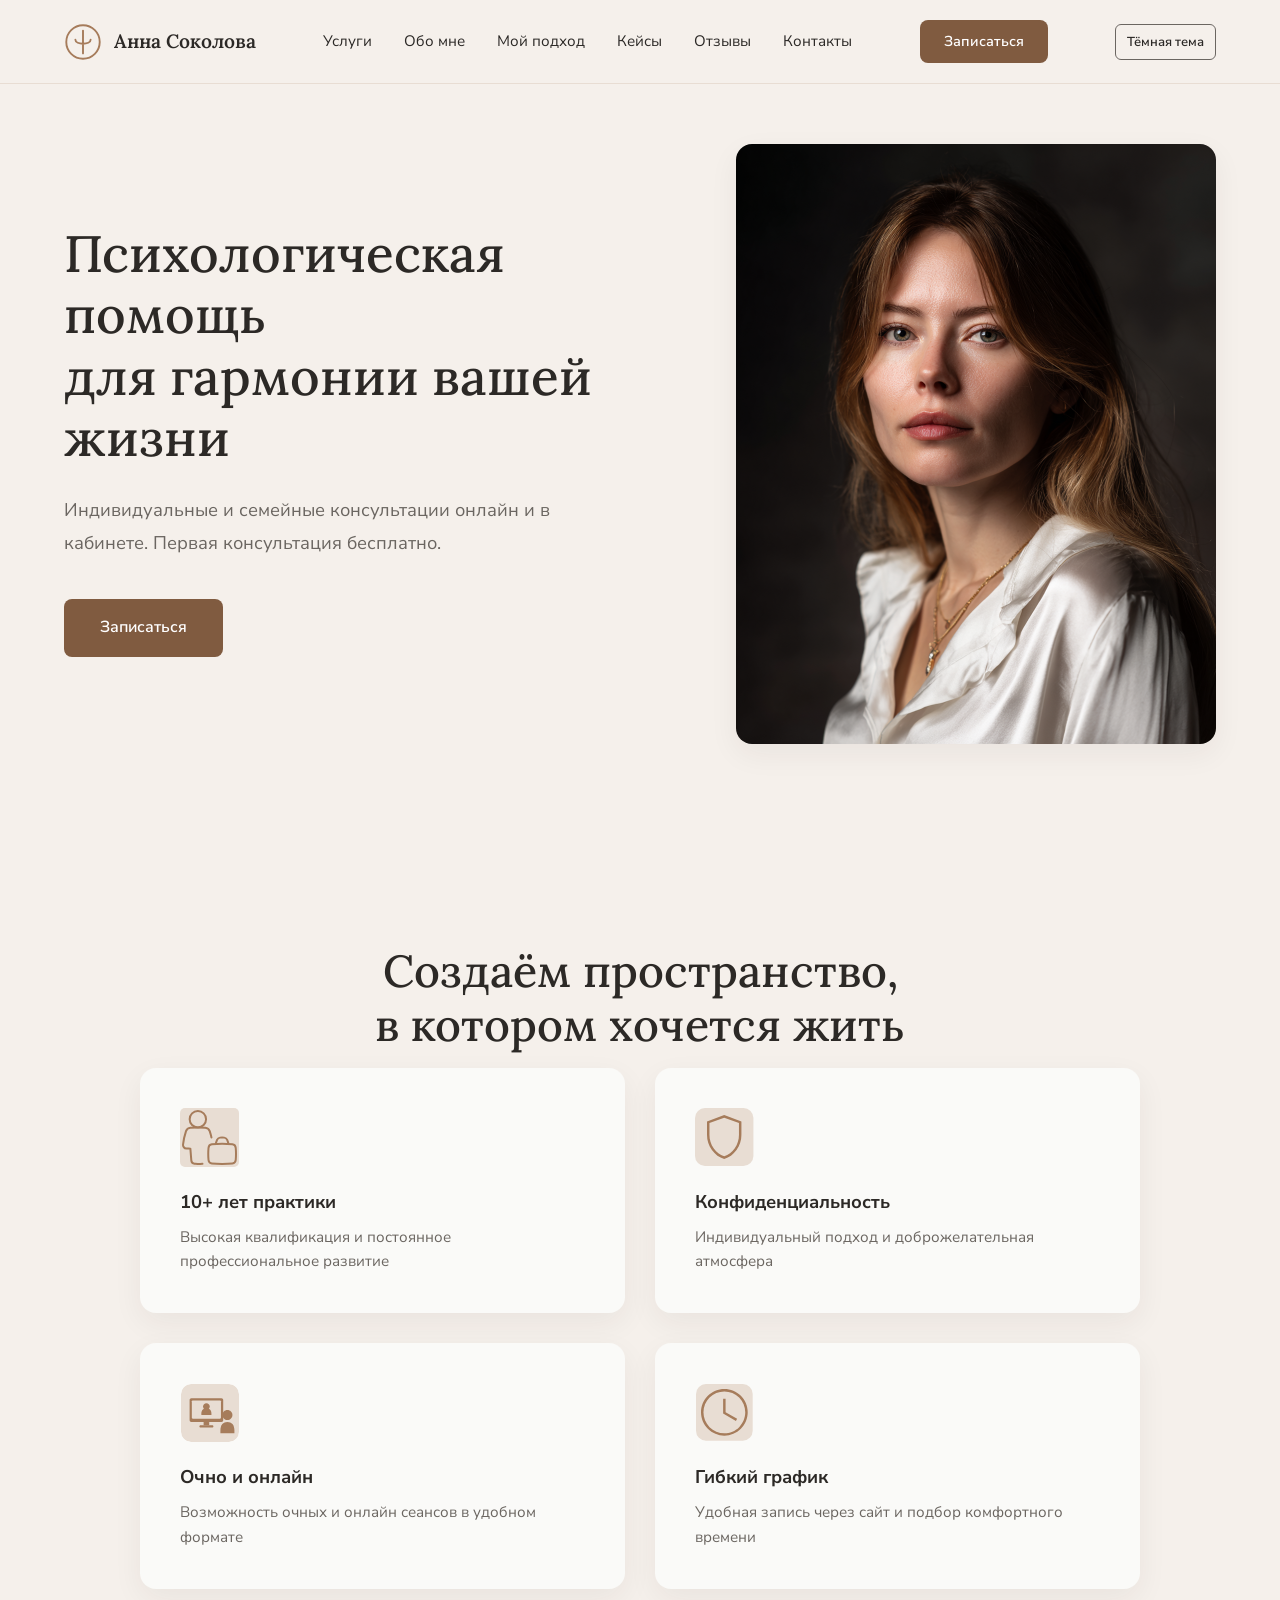
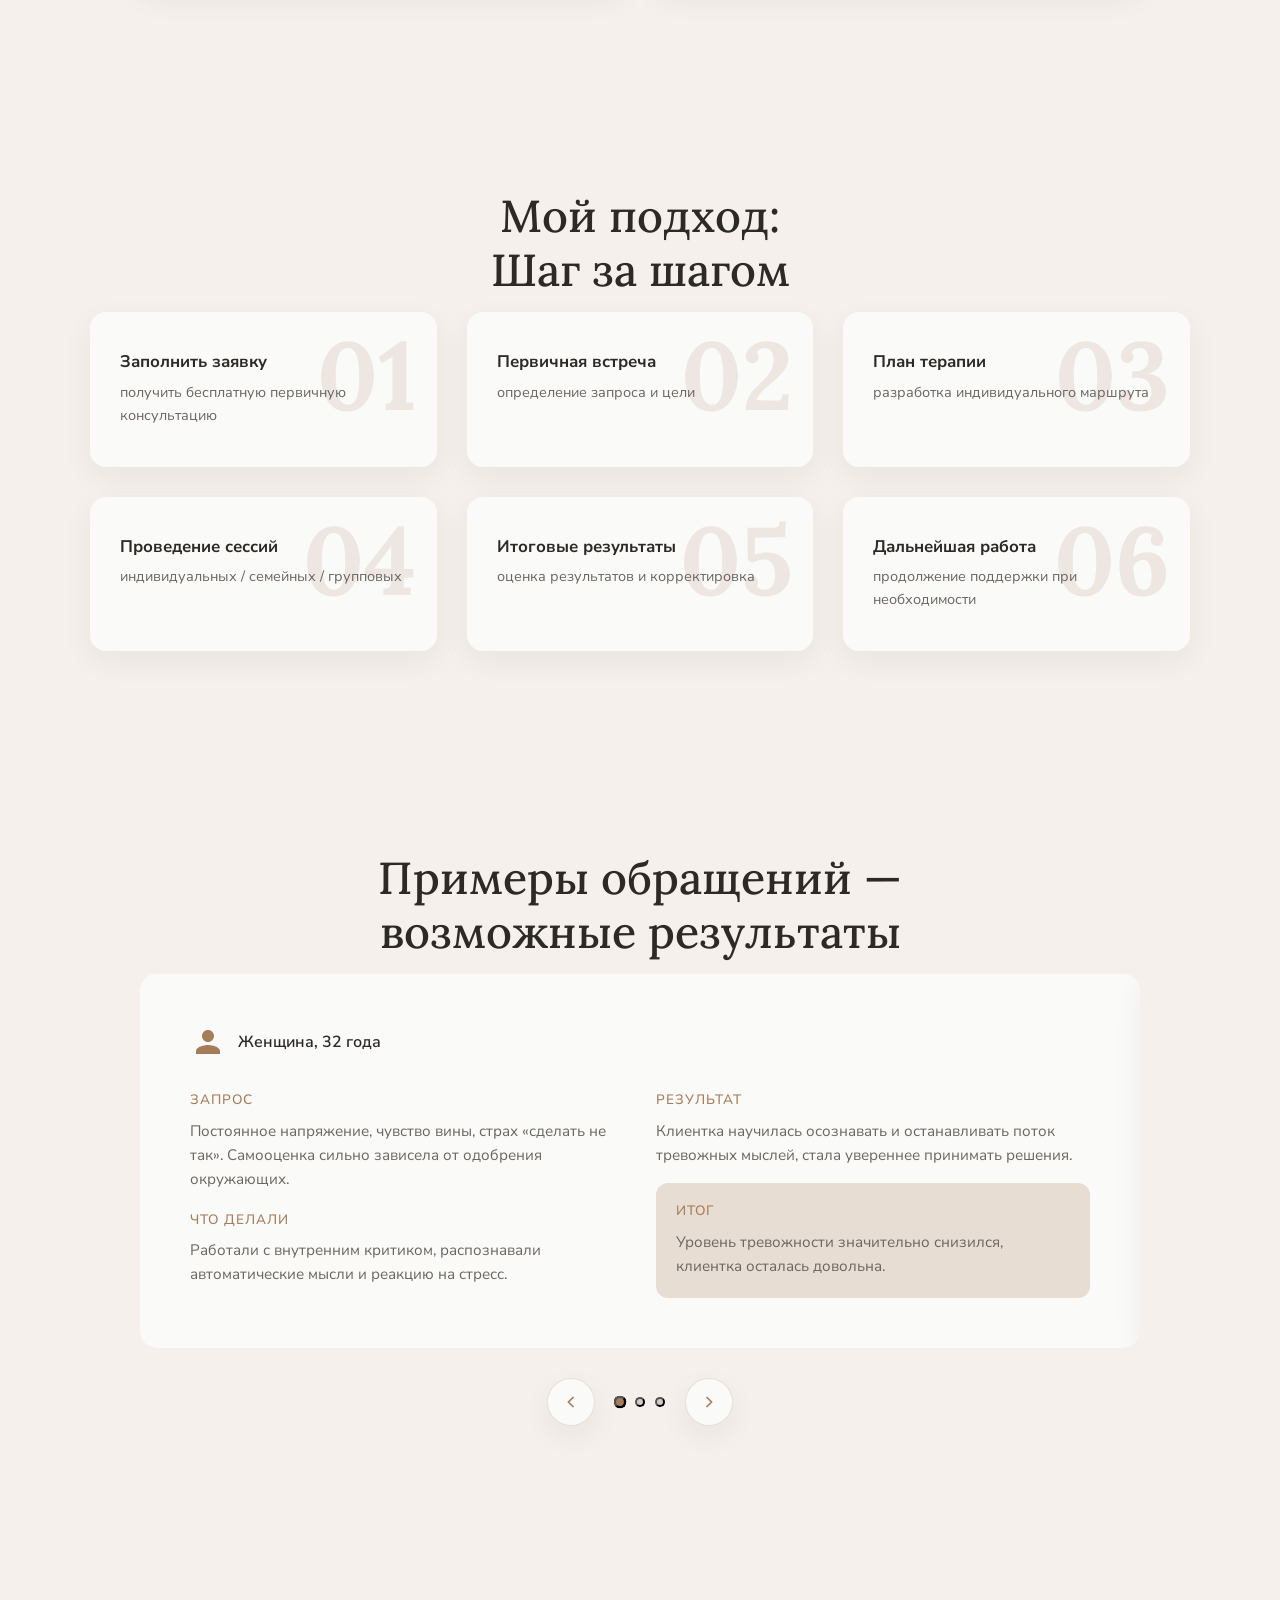
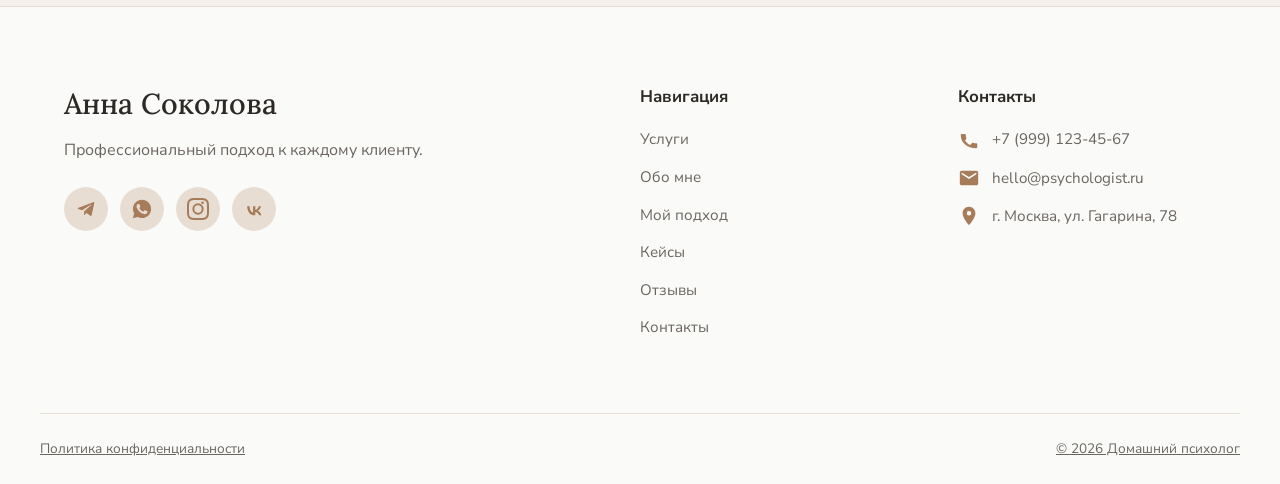
<file: index.html>
<!DOCTYPE html>

<html lang="ru">
<head>
<meta charset="utf-8"/>
<meta content="width=device-width, initial-scale=1.0" name="viewport"/>
<title>Домашний психолог | Анна Соколова</title>
<link href="logo.svg" rel="icon" type="image/svg+xml"/>
<link href="style.css" rel="stylesheet"/>
</head>
<body>
<header class="site-header">
<div class="container site-header__inner">
<a class="logo" href="index.html">
<img alt="Логотип" src="logo.svg"/>
<span>Анна Соколова</span>
</a>
<nav class="site-nav" id="site-nav">
<ul class="site-nav__list">
<li><a href="services.html">Услуги</a></li>
<li><a href="about.html">Обо мне</a></li>
<li><a href="#process">Мой подход</a></li>
<li><a href="#cases">Кейсы</a></li>
<li><a href="reviews.html">Отзывы</a></li>
<li><a href="contacts.html">Контакты</a></li>
</ul>
</nav>
<a class="btn btn-primary btn-header" href="contacts.html">Записаться</a>
<button aria-controls="site-nav" aria-expanded="false" aria-label="Открыть меню" class="burger" id="burger" type="button"><span></span><span></span><span></span></button><button aria-label="Включить тёмную тему" aria-pressed="false" class="theme-toggle" type="button">Тёмная тема</button>
</div>
</header>
<main>
<section class="hero container">
<div class="hero-content">
<h1>Психологическая помощь<br/>для гармонии вашей жизни</h1>
<p>Индивидуальные и семейные консультации онлайн и в кабинете. Первая консультация бесплатно.</p>
<a class="btn btn-primary" href="contacts.html">Записаться</a>
</div>
<div class="hero-img-wrap">
<span class="badge">Онлайн</span>
<img alt="Анна Соколова" class="hero-img" src="../img + vid/hero.png"/>
</div>
</section>
<section class="section container">
<h2 class="section-title">Создаём пространство,<br/>в котором хочется жить</h2>
<div class="features-grid">
<div class="feature-card">
<div class="feature-icon">
<!-- Твоя оригинальная иконка (человечек с сумкой) -->
<svg fill="none" height="59" viewbox="0 0 59 59" width="59" xmlns="http://www.w3.org/2000/svg">
<rect fill="#E8DDD3" height="59" rx="5" width="59"></rect>
<path d="M22.497 55.7442C20.9559 55.9061 19.4078 55.9912 17.8583 55.9991C16.2052 55.9991 15.8166 55.8792 14.4802 55.7442C12.7515 55.5675 11.4517 54.1542 11.3129 52.4217L10.3703 40.6546C9.33049 40.6067 7.13481 40.5537 6.32216 40.5032C4.30062 40.3757 2.79141 38.6293 3.0236 36.6166C3.56105 32.0336 4.56006 27.5167 6.00543 23.1346C6.65025 21.1913 8.32729 19.8461 10.369 19.677C12.0965 19.5307 14.5572 19.4045 17.8583 19.4045C21.1594 19.4045 23.6201 19.5307 25.3463 19.6758C27.3855 19.8449 29.0638 21.19 29.7087 23.1333C30.3997 25.2256 30.9888 27.3502 31.474 29.4995M35.8099 35.809C36.0723 34.4953 36.5985 33.0505 37.0591 31.9325C37.5677 30.6958 38.6327 29.7809 39.9615 29.6232C40.6778 29.5409 41.3982 29.4996 42.1193 29.4995C42.9483 29.4995 43.6727 29.5513 44.2771 29.6232C45.6059 29.7809 46.6709 30.6958 47.1794 31.9325C47.64 33.0505 48.1662 34.4941 48.4287 35.809" stroke="#A67C5B" stroke-linecap="round" stroke-linejoin="round" stroke-width="2"></path>
<path d="M26.0593 11.2022C26.0593 13.3776 25.1951 15.4639 23.6569 17.0021C22.1187 18.5403 20.0324 19.4045 17.857 19.4045C15.6817 19.4045 13.5954 18.5403 12.0572 17.0021C10.5189 15.4639 9.65479 13.3776 9.65479 11.2022C9.65479 9.02687 10.5189 6.9406 12.0572 5.40238C13.5954 3.86416 15.6817 3 17.857 3C20.0324 3 22.1187 3.86416 23.6569 5.40238C25.1951 6.9406 26.0593 9.02687 26.0593 11.2022ZM28.5162 39.7839C28.6916 37.9479 30.009 36.5207 31.8412 36.2998C33.893 36.0513 37.1664 35.809 42.1193 35.809C47.0722 35.809 50.3468 36.0513 52.3973 36.2998C54.2296 36.5207 55.547 37.9479 55.7224 39.7839C55.8675 41.3196 56 43.3992 56 45.904C56 48.4089 55.8675 50.4885 55.7224 52.0242C55.547 53.8602 54.2296 55.2874 52.3973 55.5082C50.3455 55.7568 47.0722 55.9991 42.1193 55.9991C37.1664 55.9991 33.8918 55.7556 31.8412 55.5082C30.009 55.2874 28.6916 53.8602 28.5162 52.0242C28.3284 49.9896 28.2357 47.9473 28.2385 45.904C28.2385 43.3992 28.371 41.3196 28.5162 39.7839Z" stroke="#A67C5B" stroke-linecap="round" stroke-linejoin="round" stroke-width="2"></path>
</svg>
</div>
<h3>10+ лет практики</h3>
<p>Высокая квалификация и постоянное профессиональное развитие</p>
</div>
<div class="feature-card">
<div class="feature-icon">
<!-- Щит -->
<svg fill="none" height="58" viewbox="0 0 59 58" width="59" xmlns="http://www.w3.org/2000/svg">
<rect fill="#E8DDD3" height="57.9673" rx="10" width="58.4167"></rect>
<path d="M29.2083 50.9673C24.2687 49.5005 20.1658 46.5087 16.8995 41.9919C13.6332 37.4751 12 32.3856 12 26.7232V13.4285L29.2083 7L46.4167 13.4285V26.7232C46.4167 32.3839 44.7835 37.4727 41.5172 41.9895C38.2509 46.5062 34.1479 49.4972 29.2083 50.9673ZM29.2083 48.359C33.4694 47.0069 36.9931 44.3027 39.7792 40.2465C42.5653 36.1902 43.9583 31.6833 43.9583 26.7257V15.1076L29.2083 9.6255L14.4583 15.1076V26.7232C14.4583 31.6808 15.8514 36.1878 18.6375 40.244C21.4236 44.3003 24.9472 47.0069 29.2083 48.359Z" fill="#A67C5B"></path>
</svg>
</div>
<h3>Конфиденциальность</h3>
<p>Индивидуальный подход и доброжелательная атмосфера</p>
</div>
<div class="feature-card">
<div class="feature-icon">
<!-- Ноутбук -->
<svg fill="none" height="58" viewbox="0 0 58 58" width="58" xmlns="http://www.w3.org/2000/svg">
<g clip-path="url(#clip0_1_129)">
<rect fill="#E8DDD3" height="58" rx="10" width="58"></rect>
<path d="M40.52 14.2H10.28C9.35214 14.2 8.59998 14.9521 8.59998 15.88V36.32C8.59998 37.2478 9.35214 38 10.28 38H40.52C41.4478 38 42.2 37.2478 42.2 36.32V15.88C42.2 14.9521 41.4478 14.2 40.52 14.2Z" fill="#A67C5B"></path>
<path d="M39.12 16.4399H11.68C11.216 16.4399 10.84 16.816 10.84 17.2799V33.7999C10.84 34.2639 11.216 34.6399 11.68 34.6399H39.12C39.5839 34.6399 39.96 34.2639 39.96 33.7999V17.2799C39.96 16.816 39.5839 16.4399 39.12 16.4399Z" fill="#E8DDD3"></path>
<path d="M25.4 25.96C27.2557 25.96 28.76 24.4557 28.76 22.6C28.76 20.7443 27.2557 19.24 25.4 19.24C23.5444 19.24 22.04 20.7443 22.04 22.6C22.04 24.4557 23.5444 25.96 25.4 25.96Z" fill="#A67C5B"></path>
<path d="M20.36 29.6C20.36 25.96 22.6 24.28 25.4 24.28C28.2 24.28 30.44 25.96 30.44 29.6V31H20.36V29.6Z" fill="#A67C5B"></path>
<path d="M27.64 38H23.16C22.8507 38 22.6 38.2507 22.6 38.56V40.8C22.6 41.1093 22.8507 41.36 23.16 41.36H27.64C27.9493 41.36 28.2 41.1093 28.2 40.8V38.56C28.2 38.2507 27.9493 38 27.64 38Z" fill="#A67C5B"></path>
<path d="M31.28 41.36H19.52C18.9015 41.36 18.4 41.8614 18.4 42.48C18.4 43.0985 18.9015 43.6 19.52 43.6H31.28C31.8986 43.6 32.4 43.0985 32.4 42.48C32.4 41.8614 31.8986 41.36 31.28 41.36Z" fill="#A67C5B"></path>
<path d="M46.4 36.04C49.1835 36.04 51.44 33.7835 51.44 31C51.44 28.2164 49.1835 25.96 46.4 25.96C43.6165 25.96 41.36 28.2164 41.36 31C41.36 33.7835 43.6165 36.04 46.4 36.04Z" fill="#A67C5B"></path>
<path d="M39.4 46.4C39.4 40.8 42.2 38 46.4 38C50.6 38 53.4 40.8 53.4 46.4V49.2H39.4V46.4Z" fill="#A67C5B"></path>
</g>
<defs>
<clippath id="clip0_1_129">
<rect fill="white" height="58" rx="10" width="58"></rect>
</clippath>
</defs>
</svg>
</div>
<h3>Очно и онлайн</h3>
<p>Возможность очных и онлайн сеансов в удобном формате</p>
</div>
<div class="feature-card">
<div class="feature-icon">
<!-- Часы -->
<svg fill="none" height="57" viewbox="0 0 57 57" width="57" xmlns="http://www.w3.org/2000/svg">
<rect fill="#E8DDD3" height="56.7083" rx="10" width="56.7083"></rect>
<path d="M28.3542 5C34.5481 5 40.4883 7.46052 44.8681 11.8403C49.2478 16.22 51.7083 22.1603 51.7083 28.3542C51.7083 34.5481 49.2478 40.4883 44.8681 44.8681C40.4883 49.2478 34.5481 51.7083 28.3542 51.7083C22.1603 51.7083 16.22 49.2478 11.8403 44.8681C7.46052 40.4883 5 34.5481 5 28.3542C5 22.1603 7.46052 16.22 11.8403 11.8403C16.22 7.46052 22.1603 5 28.3542 5ZM28.3542 7.45833C22.8122 7.45833 17.4973 9.65985 13.5786 13.5786C9.65985 17.4973 7.45833 22.8122 7.45833 28.3542C7.45833 33.8961 9.65985 39.211 13.5786 43.1298C17.4973 47.0485 22.8122 49.25 28.3542 49.25C31.0982 49.25 33.8155 48.7095 36.3507 47.6594C38.8859 46.6093 41.1894 45.0701 43.1298 43.1298C45.0701 41.1894 46.6093 38.8859 47.6594 36.3507C48.7095 33.8155 49.25 31.0982 49.25 28.3542C49.25 22.8122 47.0485 17.4973 43.1298 13.5786C39.211 9.65985 33.8961 7.45833 28.3542 7.45833ZM27.125 14.8333H29.5833V28.1575L41.1375 34.8196L39.9083 36.9583L27.125 29.5833V14.8333Z" fill="#A67C5B"></path>
</svg>
</div>
<h3>Гибкий график</h3>
<p>Удобная запись через сайт и подбор комфортного времени</p>
</div>
</div>
</section>
<section class="section container" id="process">
<h2 class="section-title">Мой подход:<br/>Шаг за шагом</h2>
<div class="process-grid">
<div class="process-item" data-step="01"><h4>Заполнить заявку</h4><p>получить бесплатную первичную консультацию</p></div>
<div class="process-item" data-step="02"><h4>Первичная встреча</h4><p>определение запроса и цели</p></div>
<div class="process-item" data-step="03"><h4>План терапии</h4><p>разработка индивидуального маршрута</p></div>
<div class="process-item" data-step="04"><h4>Проведение сессий</h4><p>индивидуальных / семейных / групповых</p></div>
<div class="process-item" data-step="05"><h4>Итоговые результаты</h4><p>оценка результатов и корректировка</p></div>
<div class="process-item" data-step="06"><h4>Дальнейшая работа</h4><p>продолжение поддержки при необходимости</p></div>
</div>
</section>
<section class="section container" id="cases">
<h2 class="section-title">Примеры обращений —<br/>возможные результаты</h2>
<div class="slider-wrapper">
<div class="slider-track">
<div class="case-card">
<div class="case-header">
<div class="case-user"><svg viewbox="0 0 24 24"><path d="M12 12c2.21 0 4-1.79 4-4s-1.79-4-4-4-4 1.79-4 4 1.79 4 4 4zm0 2c-2.67 0-8 1.34-8 4v2h16v-2c0-2.66-5.33-4-8-4z"></path></svg><span>Женщина, 32 года</span></div>
</div>
<div class="case-body">
<div class="case-col">
<h4>Запрос</h4><p>Постоянное напряжение, чувство вины, страх «сделать не так». Самооценка сильно зависела от одобрения окружающих.</p>
<h4>Что делали</h4><p>Работали с внутренним критиком, распознавали автоматические мысли и реакцию на стресс.</p>
</div>
<div class="case-col">
<h4>Результат</h4><p>Клиентка научилась осознавать и останавливать поток тревожных мыслей, стала увереннее принимать решения.</p>
<div class="case-result"><h4>Итог</h4><p>Уровень тревожности значительно снизился, клиентка осталась довольна.</p></div>
</div>
</div>
</div>
<div class="case-card">
<div class="case-header">
<div class="case-user"><svg viewbox="0 0 24 24"><path d="M12 12c2.21 0 4-1.79 4-4s-1.79-4-4-4-4 1.79-4 4 1.79 4 4 4zm0 2c-2.67 0-8 1.34-8 4v2h16v-2c0-2.66-5.33-4-8-4z"></path></svg><span>Мужчина, 45 лет</span></div>
</div>
<div class="case-body">
<div class="case-col">
<h4>Запрос</h4><p>Профессиональное выгорание, потеря смысла в работе и апатия.</p>
<h4>Что делали</h4><p>Разбирали личные границы, учились делегировать задачи и восстанавливать ресурс.</p>
</div>
<div class="case-col">
<h4>Результат</h4><p>Клиент вернулся к активной жизни, наладил рабочий график и заново открыл для себя хобби.</p>
<div class="case-result"><h4>Итог</h4><p>Сформирована устойчивая система отдыха и профилактики выгорания.</p></div>
</div>
</div>
</div>
<div class="case-card">
<div class="case-header">
<div class="case-user"><svg viewbox="0 0 24 24"><path d="M12 12c2.21 0 4-1.79 4-4s-1.79-4-4-4-4 1.79-4 4 1.79 4 4 4zm0 2c-2.67 0-8 1.34-8 4v2h16v-2c0-2.66-5.33-4-8-4z"></path></svg><span>Пара, 28 лет</span></div>
</div>
<div class="case-body">
<div class="case-col">
<h4>Запрос</h4><p>Частые ссоры на фоне быта, непонимание и отсутствие близости.</p>
<h4>Что делали</h4><p>Учились слышать друг друга через технику «Я-сообщений».</p>
</div>
<div class="case-col">
<h4>Результат</h4><p>Пара научилась договариваться без криков, вернулась эмоциональная теплота.</p>
<div class="case-result"><h4>Итог</h4><p>Отношения перешли на новый уровень доверия и партнёрства.</p></div>
</div>
</div>
</div>
</div>
</div>
<div class="slider-controls">
<button aria-label="Предыдущий пример" class="slider-arrow" type="button" data-direction="-1"><svg viewbox="0 0 24 24"><polyline points="15 18 9 12 15 6"></polyline></svg></button>
<div class="slider-dots">
<button type="button" class="dot active" aria-label="Пример 1" aria-pressed="true" data-slide="0"></button>
<button type="button" class="dot" aria-label="Пример 2" aria-pressed="false" data-slide="1"></button>
<button type="button" class="dot" aria-label="Пример 3" aria-pressed="false" data-slide="2"></button>
</div>
<button aria-label="Следующий пример" class="slider-arrow" type="button" data-direction="1"><svg viewbox="0 0 24 24"><polyline points="9 18 15 12 9 6"></polyline></svg></button>
</div>
</section>
</main>
<footer class="site-footer">
<div class="container site-footer__grid">
<div class="site-footer__brand">
<h2>Анна Соколова</h2>
<p>Профессиональный подход к каждому клиенту.</p>
<div class="socials">
<button aria-label="Telegram" class="social-btn"><svg viewbox="0 0 24 24"><path d="M9.78 18.65l.28-4.23 7.68-6.92c.34-.31-.07-.46-.52-.19L7.74 13.3 3.64 12c-.88-.25-.89-.86.2-1.3l15.97-6.16c.73-.33 1.43.18 1.15 1.3l-2.72 12.81c-.19.91-.74 1.13-1.5.71L12.6 16.3l-1.99 1.93c-.23.23-.42.42-.83.42z"></path></svg></button>
<button aria-label="WhatsApp" class="social-btn"><svg viewbox="0 0 24 24"><path d="M12.04 2C6.58 2 2.13 6.45 2.13 11.91c0 1.75.46 3.45 1.32 4.95L2 22l5.25-1.38c1.45.79 3.08 1.21 4.79 1.21 5.46 0 9.91-4.45 9.91-9.91S17.5 2 12.04 2zm5.76 14.19c-.24.68-1.4 1.31-1.94 1.36-.54.05-1.05.24-3.55-.74-3-1.19-4.87-4.29-5.02-4.49-.15-.2-1.2-1.6-1.2-3.05 0-1.45.76-2.16 1.03-2.46.27-.3.58-.37.78-.37.2 0 .39 0 .56.01.18.01.42-.07.66.5.24.58.83 2.03.9 2.18.07.15.12.32.02.52-.1.2-.15.32-.3.49-.15.17-.31.39-.44.52-.15.15-.3.31-.13.61.17.3.75 1.24 1.61 2.01 1.1.99 2.03 1.29 2.33 1.44.3.15.47.13.64-.08.17-.2.74-.86.94-1.15.2-.29.4-.24.66-.14.27.1 1.7.8 1.99.95.29.15.48.22.55.34.07.12.07.7-.17 1.38z"></path></svg></button>
<button aria-label="Instagram" class="social-btn"><svg viewbox="0 0 24 24"><path d="M12 2.16c3.2 0 3.58.01 4.85.07 1.17.05 1.8.25 2.23.41.56.22.96.48 1.38.9.42.42.68.82.9 1.38.16.42.36 1.06.41 2.23.06 1.27.07 1.65.07 4.85s-.01 3.58-.07 4.85c-.05 1.17-.25 1.8-.41 2.23-.22.56-.48.96-.9 1.38-.42.42-.82.68-1.38.9-.42.16-1.06.36-2.23.41-1.27.06-1.65.07-4.85.07s-3.58-.01-4.85-.07c-1.17-.05-1.8-.25-2.23-.41a3.72 3.72 0 01-1.38-.9 3.72 3.72 0 01-.9-1.38c-.16-.42-.36-1.06-.41-2.23-.06-1.27-.07-1.65-.07-4.85s.01-3.58.07-4.85c.05-1.17.25-1.8.41-2.23.22-.56.48-.96.9-1.38.42-.42.82-.68 1.38-.9.42-.16 1.06-.36 2.23-.41 1.27-.06 1.65-.07 4.85-.07zM12 0C8.74 0 8.33.01 7.05.07 5.78.13 4.9.33 4.14.63a5.88 5.88 0 00-2.13 1.38A5.88 5.88 0 00.63 4.14C.33 4.9.13 5.78.07 7.05.01 8.33 0 8.74 0 12s.01 3.67.07 4.95c.06 1.27.26 2.15.56 2.91.31.79.72 1.46 1.38 2.13a5.88 5.88 0 002.13 1.38c.76.3 1.64.5 2.91.56C8.33 23.99 8.74 24 12 24s3.67-.01 4.95-.07c1.27-.06 2.15-.26 2.91-.56a5.88 5.88 0 002.13-1.38 5.88 5.88 0 001.38-2.13c.3-.76.5-1.64.56-2.91.06-1.28.07-1.69.07-4.95s-.01-3.67-.07-4.95c-.06-1.27-.26-2.15-.56-2.91a5.88 5.88 0 00-1.38-2.13A5.88 5.88 0 0019.86.63c-.76-.3-1.64-.5-2.91-.56C15.67.01 15.26 0 12 0zm0 5.84a6.16 6.16 0 100 12.32 6.16 6.16 0 000-12.32zM12 16a4 4 0 110-8 4 4 0 010 8zm6.41-10.85a1.44 1.44 0 11-2.88 0 1.44 1.44 0 012.88 0z"></path></svg></button>
<button aria-label="VK" class="social-btn"><svg viewbox="0 0 24 24"><path d="M13.16 18.94c-5.4 0-8.48-3.7-8.6-9.86h2.7c.08 4.5 2.08 6.42 3.66 6.82V9.08h2.54v3.9c1.56-.17 3.2-1.94 3.76-3.9h2.54a7.54 7.54 0 01-3.46 4.92 7.84 7.84 0 013.94 4.94h-2.8c-.52-1.9-2-3.38-4.02-3.58v3.58h-.26z"></path></svg></button>
</div>
</div>
<div class="site-footer__nav">
<h3>Навигация</h3>
<ul>
<li><a href="services.html">Услуги</a></li>
<li><a href="about.html">Обо мне</a></li>
<li><a href="index.html#process">Мой подход</a></li>
<li><a href="index.html#cases">Кейсы</a></li>
<li><a href="reviews.html">Отзывы</a></li>
<li><a href="contacts.html">Контакты</a></li>
</ul>
</div>
<div class="site-footer__contacts">
<h3>Контакты</h3>
<address>
<ul>
<li><svg viewbox="0 0 24 24"><path d="M6.62 10.79c1.44 2.83 3.76 5.15 6.59 6.59l2.2-2.2c.27-.27.67-.36 1.02-.24 1.12.37 2.32.57 3.57.57.55 0 1 .45 1 1V20c0 .55-.45 1-1 1C9.6 21 3 14.4 3 6.5c0-.55.45-1 1-1h3.5c.55 0 1 .45 1 1 0 1.25.2 2.45.57 3.57.1.35.03.74-.25 1.02l-2.2 2.2z"></path></svg><a href="tel:+79991234567">+7 (999) 123-45-67</a></li>
<li><svg viewbox="0 0 24 24"><path d="M20 4H4c-1.1 0-1.99.9-1.99 2L2 18c0 1.1.9 2 2 2h16c1.1 0 2-.9 2-2V6c0-1.1-.9-2-2-2zm0 4l-8 5-8-5V6l8 5 8-5v2z"></path></svg><a href="mailto:hello@psychologist.ru">hello@psychologist.ru</a></li>
<li><svg viewbox="0 0 24 24"><path d="M12 2C8.13 2 5 5.13 5 9c0 5.25 7 13 7 13s7-7.75 7-13c0-3.87-3.13-7-7-7zm0 9.5a2.5 2.5 0 010-5 2.5 2.5 0 010 5z"></path></svg><a href="contacts.html#contact-map">г. Москва, ул. Гагарина, 78</a></li>
</ul>
</address>
</div>
</div>
<div class="container site-footer__bottom">
<a href="privacy.html">Политика конфиденциальности</a>
<a href="404.html" title="Пасхалка СР1">© 2026 Домашний психолог</a>
</div>
</footer>
<a aria-label="Наверх" class="to-top" href="#" id="toTop">↑</a>
<script src="site-entry.js" defer></script>
</body>
</html>
</file>
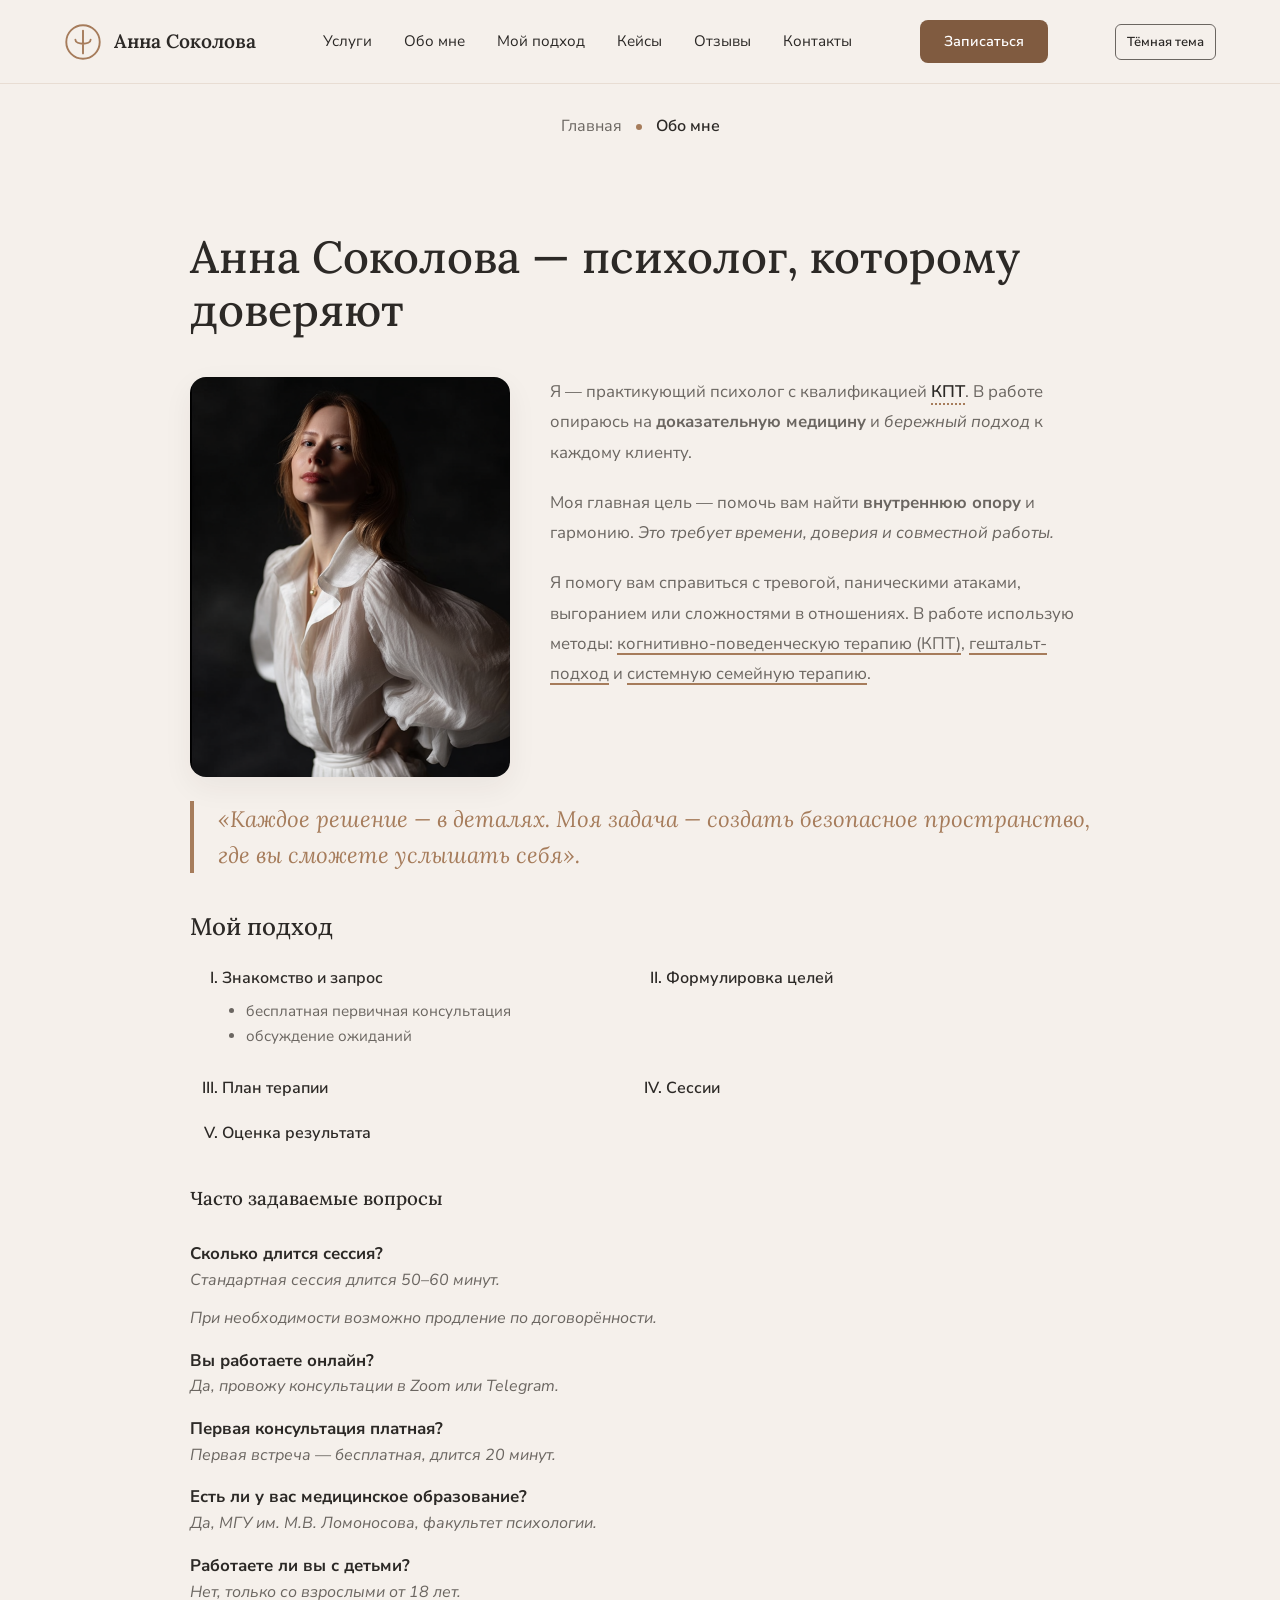
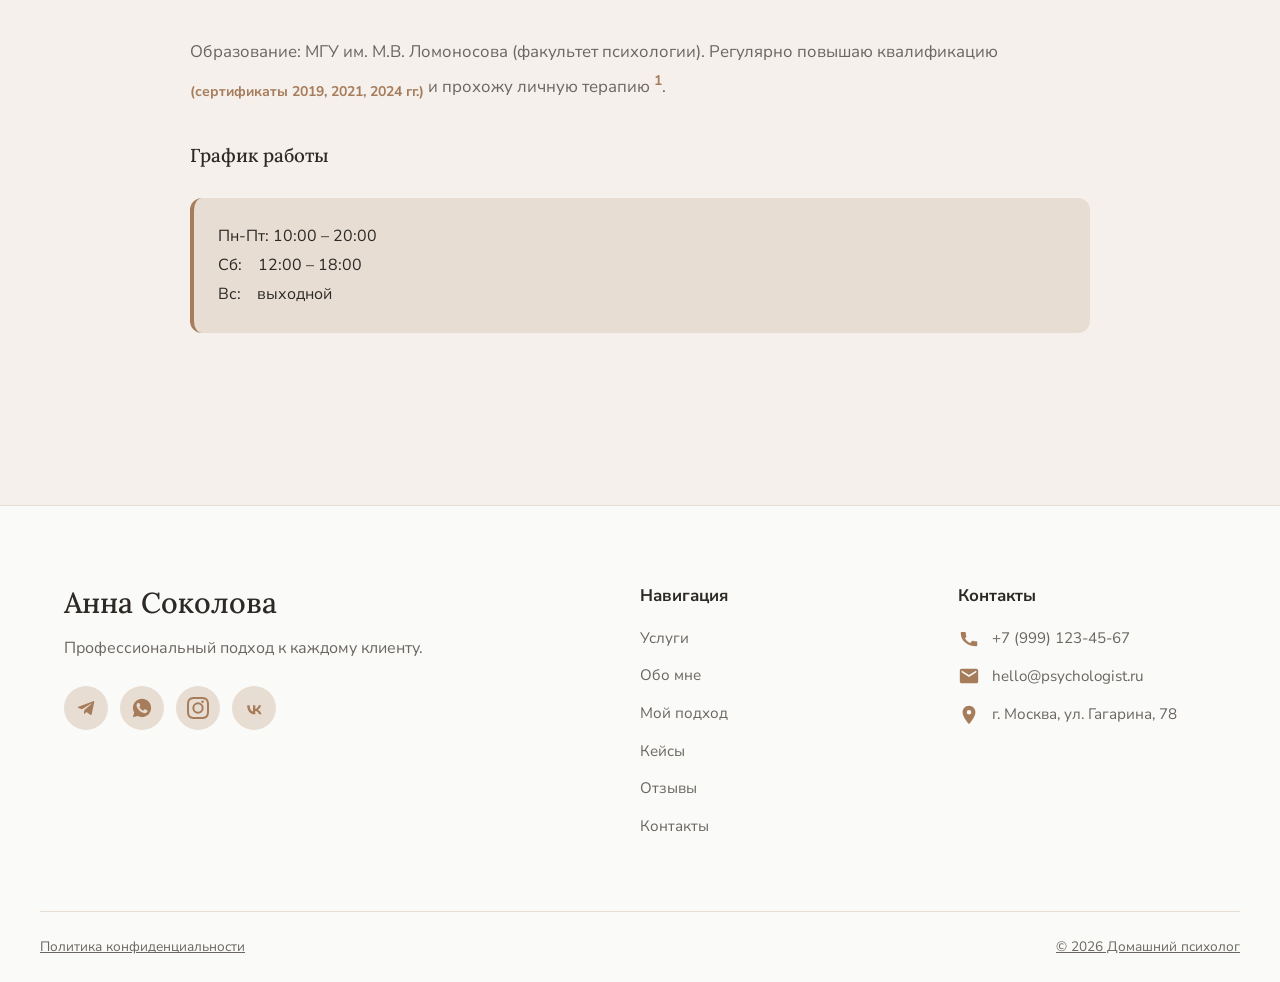
<file: about.html>
<!DOCTYPE html>

<html lang="ru">
<head>
<meta charset="utf-8"/>
<meta content="width=device-width, initial-scale=1.0" name="viewport"/>
<title>Обо мне | Домашний психолог</title>
<link href="logo.svg" rel="icon" type="image/svg+xml"/>
<link href="style.css" rel="stylesheet"/>
</head>
<body>
<header class="site-header">
<div class="container site-header__inner">
<a class="logo" href="index.html">
<img alt="Логотип" src="logo.svg"/>
<span>Анна Соколова</span>
</a>
<nav class="site-nav" id="site-nav">
<ul class="site-nav__list">
<li><a href="services.html">Услуги</a></li>
<li><a href="about.html">Обо мне</a></li>
<li><a href="index.html#process">Мой подход</a></li>
<li><a href="index.html#cases">Кейсы</a></li>
<li><a href="reviews.html">Отзывы</a></li>
<li><a href="contacts.html">Контакты</a></li>
</ul>
</nav>
<a class="btn btn-primary btn-header" href="contacts.html">Записаться</a>
<button aria-controls="site-nav" aria-expanded="false" aria-label="Открыть меню" class="burger" id="burger" type="button"><span></span><span></span><span></span></button><button aria-label="Включить тёмную тему" aria-pressed="false" class="theme-toggle" type="button">Тёмная тема</button>
</div>
</header>
<div class="container">
<nav class="breadcrumbs">
<a href="index.html">Главная</a> <span class="dot"></span> <span class="current">Обо мне</span>
</nav>
</div>
<main class="container">
<div class="about-content">
<h1 class="section-title" style="text-align:left;margin-bottom:40px;">Анна Соколова — психолог, которому доверяют</h1>
<div class="about-text">
<img alt="Анна" class="about-img" src="../img + vid/about.png"/>
<p>Я — практикующий психолог с квалификацией <abbr title="Клинический психолог, КПТ-терапевт">КПТ</abbr>. В работе опираюсь на <b>доказательную медицину</b> и <i>бережный подход</i> к каждому клиенту.</p>
<p>Моя главная цель — помочь вам найти <strong>внутреннюю опору</strong> и гармонию. <em>Это требует времени, доверия и совместной работы.</em></p>
<p>Я помогу вам справиться с тревогой, паническими атаками, выгоранием или сложностями в отношениях. В работе использую методы: <u>когнитивно-поведенческую терапию (КПТ)</u>, <u>гештальт-подход</u> и <u>системную семейную терапию</u>.</p>
<blockquote>«Каждое решение — в деталях. Моя задача — создать безопасное пространство, где вы сможете услышать себя».</blockquote>
<h2 style="margin-top:40px;margin-bottom:16px;">Мой подход</h2>
<ol start="1" type="I">
<li>Знакомство и запрос
                    <ul>
<li>бесплатная первичная консультация</li>
<li>обсуждение ожиданий</li>
</ul>
</li>
<li>Формулировка целей</li>
<li>План терапии</li>
<li>Сессии</li>
<li>Оценка результата</li>
</ol>
<h3 style="margin-top:40px;margin-bottom:16px;">Часто задаваемые вопросы</h3>
<dl>
<dt>Сколько длится сессия?</dt>
<dd>Стандартная сессия длится 50–60 минут.</dd>
<dd>При необходимости возможно продление по договорённости.</dd>
<dt>Вы работаете онлайн?</dt>
<dd>Да, провожу консультации в Zoom или Telegram.</dd>
<dt>Первая консультация платная?</dt>
<dd>Первая встреча — бесплатная, длится 20 минут.</dd>
<dt>Есть ли у вас медицинское образование?</dt>
<dd>Да, МГУ им. М.В. Ломоносова, факультет психологии.</dd>
<dt>Работаете ли вы с детьми?</dt>
<dd>Нет, только со взрослыми от 18 лет.</dd>
</dl>
<p>Образование: МГУ им. М.В. Ломоносова (факультет психологии). Регулярно повышаю квалификацию <sub>(сертификаты 2019, 2021, 2024 гг.)</sub> и прохожу личную терапию <sup>1</sup>.</p>
<h3 style="margin-top:40px;margin-bottom:16px;">График работы</h3>
<pre>Пн-Пт: 10:00 – 20:00
Сб:    12:00 – 18:00
Вс:    выходной</pre>
</div>
</div>
</main>
<footer class="site-footer">
<div class="container site-footer__grid">
<div class="site-footer__brand">
<h2>Анна Соколова</h2>
<p>Профессиональный подход к каждому клиенту.</p>
<div class="socials">
<button aria-label="Telegram" class="social-btn"><svg viewbox="0 0 24 24"><path d="M9.78 18.65l.28-4.23 7.68-6.92c.34-.31-.07-.46-.52-.19L7.74 13.3 3.64 12c-.88-.25-.89-.86.2-1.3l15.97-6.16c.73-.33 1.43.18 1.15 1.3l-2.72 12.81c-.19.91-.74 1.13-1.5.71L12.6 16.3l-1.99 1.93c-.23.23-.42.42-.83.42z"></path></svg></button>
<button aria-label="WhatsApp" class="social-btn"><svg viewbox="0 0 24 24"><path d="M12.04 2C6.58 2 2.13 6.45 2.13 11.91c0 1.75.46 3.45 1.32 4.95L2 22l5.25-1.38c1.45.79 3.08 1.21 4.79 1.21 5.46 0 9.91-4.45 9.91-9.91S17.5 2 12.04 2zm5.76 14.19c-.24.68-1.4 1.31-1.94 1.36-.54.05-1.05.24-3.55-.74-3-1.19-4.87-4.29-5.02-4.49-.15-.2-1.2-1.6-1.2-3.05 0-1.45.76-2.16 1.03-2.46.27-.3.58-.37.78-.37.2 0 .39 0 .56.01.18.01.42-.07.66.5.24.58.83 2.03.9 2.18.07.15.12.32.02.52-.1.2-.15.32-.3.49-.15.17-.31.39-.44.52-.15.15-.3.31-.13.61.17.3.75 1.24 1.61 2.01 1.1.99 2.03 1.29 2.33 1.44.3.15.47.13.64-.08.17-.2.74-.86.94-1.15.2-.29.4-.24.66-.14.27.1 1.7.8 1.99.95.29.15.48.22.55.34.07.12.07.7-.17 1.38z"></path></svg></button>
<button aria-label="Instagram" class="social-btn"><svg viewbox="0 0 24 24"><path d="M12 2.16c3.2 0 3.58.01 4.85.07 1.17.05 1.8.25 2.23.41.56.22.96.48 1.38.9.42.42.68.82.9 1.38.16.42.36 1.06.41 2.23.06 1.27.07 1.65.07 4.85s-.01 3.58-.07 4.85c-.05 1.17-.25 1.8-.41 2.23-.22.56-.48.96-.9 1.38-.42.42-.82.68-1.38.9-.42.16-1.06.36-2.23.41-1.27.06-1.65.07-4.85.07s-3.58-.01-4.85-.07c-1.17-.05-1.8-.25-2.23-.41a3.72 3.72 0 01-1.38-.9 3.72 3.72 0 01-.9-1.38c-.16-.42-.36-1.06-.41-2.23-.06-1.27-.07-1.65-.07-4.85s.01-3.58.07-4.85c.05-1.17.25-1.8.41-2.23.22-.56.48-.96.9-1.38.42-.42.82-.68 1.38-.9.42-.16 1.06-.36 2.23-.41 1.27-.06 1.65-.07 4.85-.07zM12 0C8.74 0 8.33.01 7.05.07 5.78.13 4.9.33 4.14.63a5.88 5.88 0 00-2.13 1.38A5.88 5.88 0 00.63 4.14C.33 4.9.13 5.78.07 7.05.01 8.33 0 8.74 0 12s.01 3.67.07 4.95c.06 1.27.26 2.15.56 2.91.31.79.72 1.46 1.38 2.13a5.88 5.88 0 002.13 1.38c.76.3 1.64.5 2.91.56C8.33 23.99 8.74 24 12 24s3.67-.01 4.95-.07c1.27-.06 2.15-.26 2.91-.56a5.88 5.88 0 002.13-1.38 5.88 5.88 0 001.38-2.13c.3-.76.5-1.64.56-2.91.06-1.28.07-1.69.07-4.95s-.01-3.67-.07-4.95c-.06-1.27-.26-2.15-.56-2.91a5.88 5.88 0 00-1.38-2.13A5.88 5.88 0 0019.86.63c-.76-.3-1.64-.5-2.91-.56C15.67.01 15.26 0 12 0zm0 5.84a6.16 6.16 0 100 12.32 6.16 6.16 0 000-12.32zM12 16a4 4 0 110-8 4 4 0 010 8zm6.41-10.85a1.44 1.44 0 11-2.88 0 1.44 1.44 0 012.88 0z"></path></svg></button>
<button aria-label="VK" class="social-btn"><svg viewbox="0 0 24 24"><path d="M13.16 18.94c-5.4 0-8.48-3.7-8.6-9.86h2.7c.08 4.5 2.08 6.42 3.66 6.82V9.08h2.54v3.9c1.56-.17 3.2-1.94 3.76-3.9h2.54a7.54 7.54 0 01-3.46 4.92 7.84 7.84 0 013.94 4.94h-2.8c-.52-1.9-2-3.38-4.02-3.58v3.58h-.26z"></path></svg></button>
</div>
</div>
<div class="site-footer__nav">
<h3>Навигация</h3>
<ul>
<li><a href="services.html">Услуги</a></li>
<li><a href="about.html">Обо мне</a></li>
<li><a href="index.html#process">Мой подход</a></li>
<li><a href="index.html#cases">Кейсы</a></li>
<li><a href="reviews.html">Отзывы</a></li>
<li><a href="contacts.html">Контакты</a></li>
</ul>
</div>
<div class="site-footer__contacts">
<h3>Контакты</h3>
<address>
<ul>
<li><svg viewbox="0 0 24 24"><path d="M6.62 10.79c1.44 2.83 3.76 5.15 6.59 6.59l2.2-2.2c.27-.27.67-.36 1.02-.24 1.12.37 2.32.57 3.57.57.55 0 1 .45 1 1V20c0 .55-.45 1-1 1C9.6 21 3 14.4 3 6.5c0-.55.45-1 1-1h3.5c.55 0 1 .45 1 1 0 1.25.2 2.45.57 3.57.1.35.03.74-.25 1.02l-2.2 2.2z"></path></svg><a href="tel:+79991234567">+7 (999) 123-45-67</a></li>
<li><svg viewbox="0 0 24 24"><path d="M20 4H4c-1.1 0-1.99.9-1.99 2L2 18c0 1.1.9 2 2 2h16c1.1 0 2-.9 2-2V6c0-1.1-.9-2-2-2zm0 4l-8 5-8-5V6l8 5 8-5v2z"></path></svg><a href="mailto:hello@psychologist.ru">hello@psychologist.ru</a></li>
<li><svg viewbox="0 0 24 24"><path d="M12 2C8.13 2 5 5.13 5 9c0 5.25 7 13 7 13s7-7.75 7-13c0-3.87-3.13-7-7-7zm0 9.5a2.5 2.5 0 010-5 2.5 2.5 0 010 5z"></path></svg><a href="contacts.html#contact-map">г. Москва, ул. Гагарина, 78</a></li>
</ul>
</address>
</div>
</div>
<div class="container site-footer__bottom">
<a href="privacy.html">Политика конфиденциальности</a>
<a href="404.html" title="Пасхалка СР1">© 2026 Домашний психолог</a>
</div>
</footer>
<a aria-label="Наверх" class="to-top" href="#" id="toTop">↑</a>
<script src="site-entry.js" defer></script>
</body>
</html>
</file>
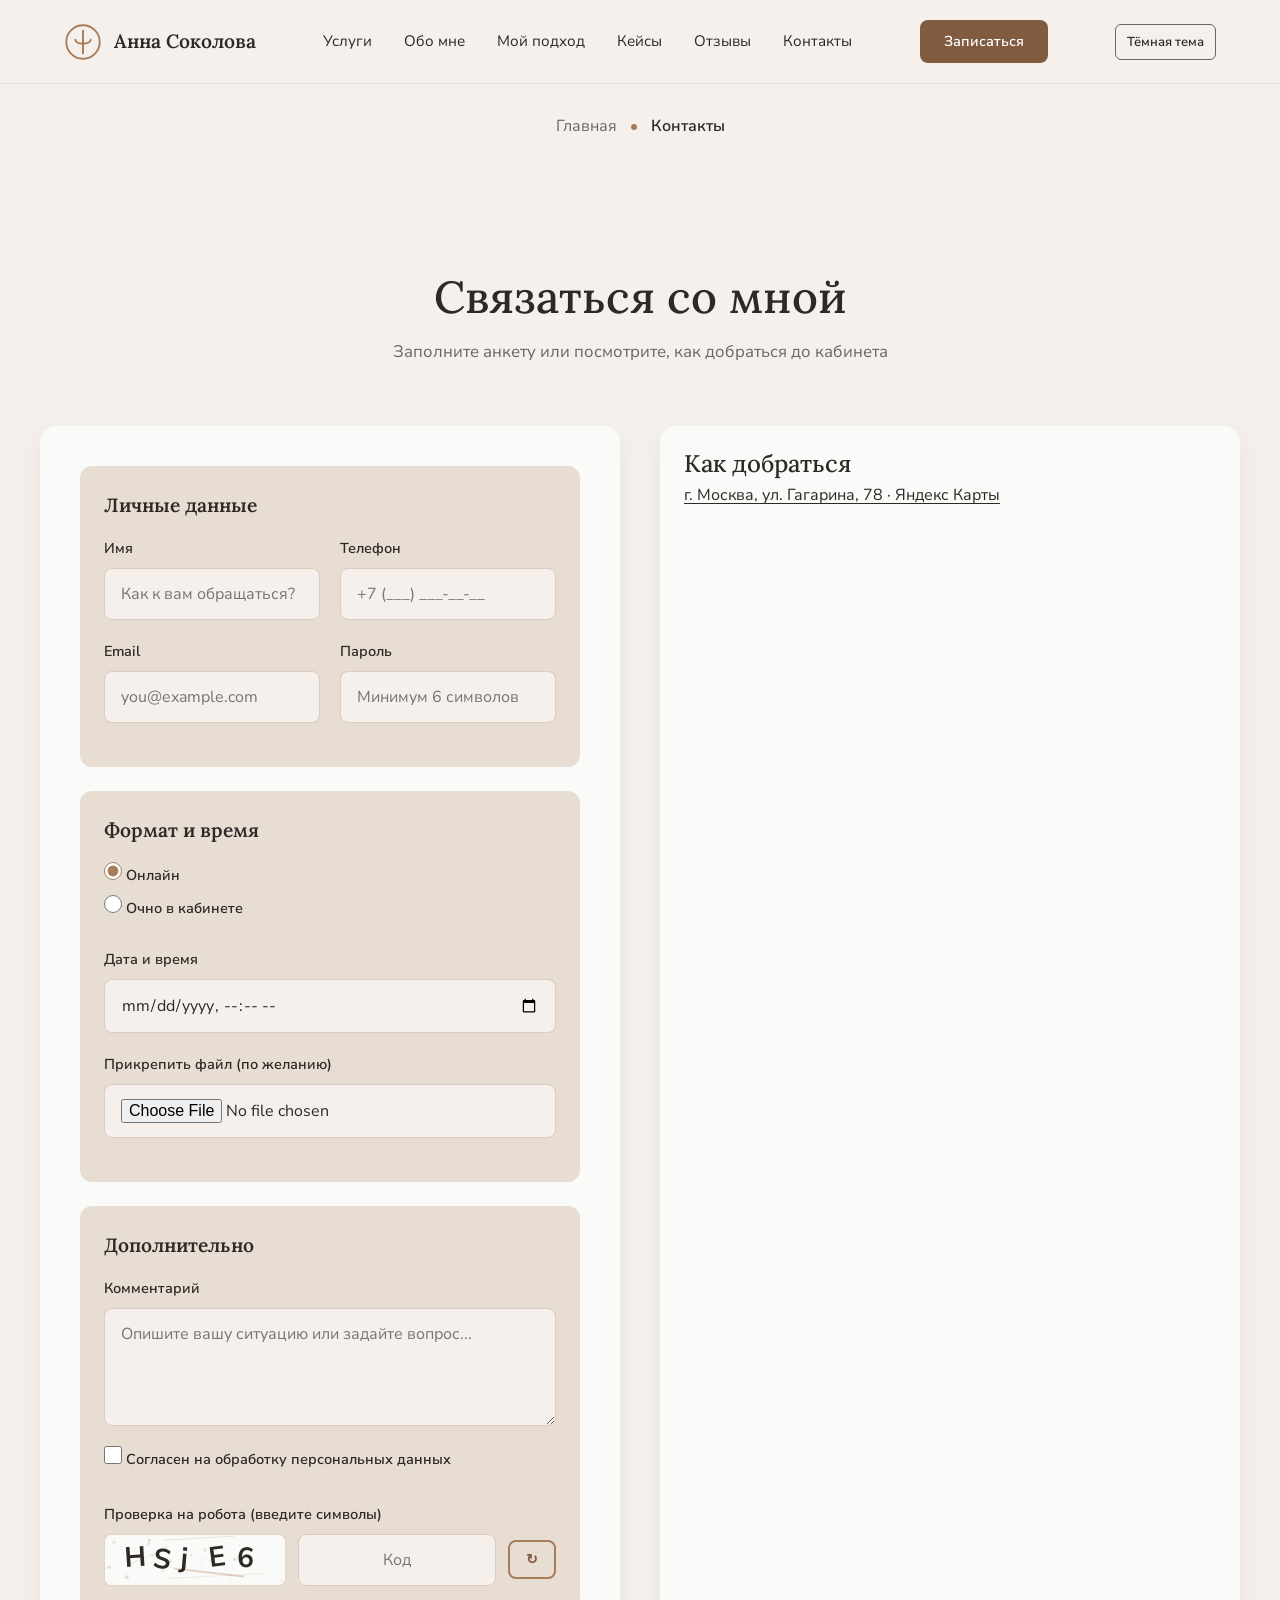
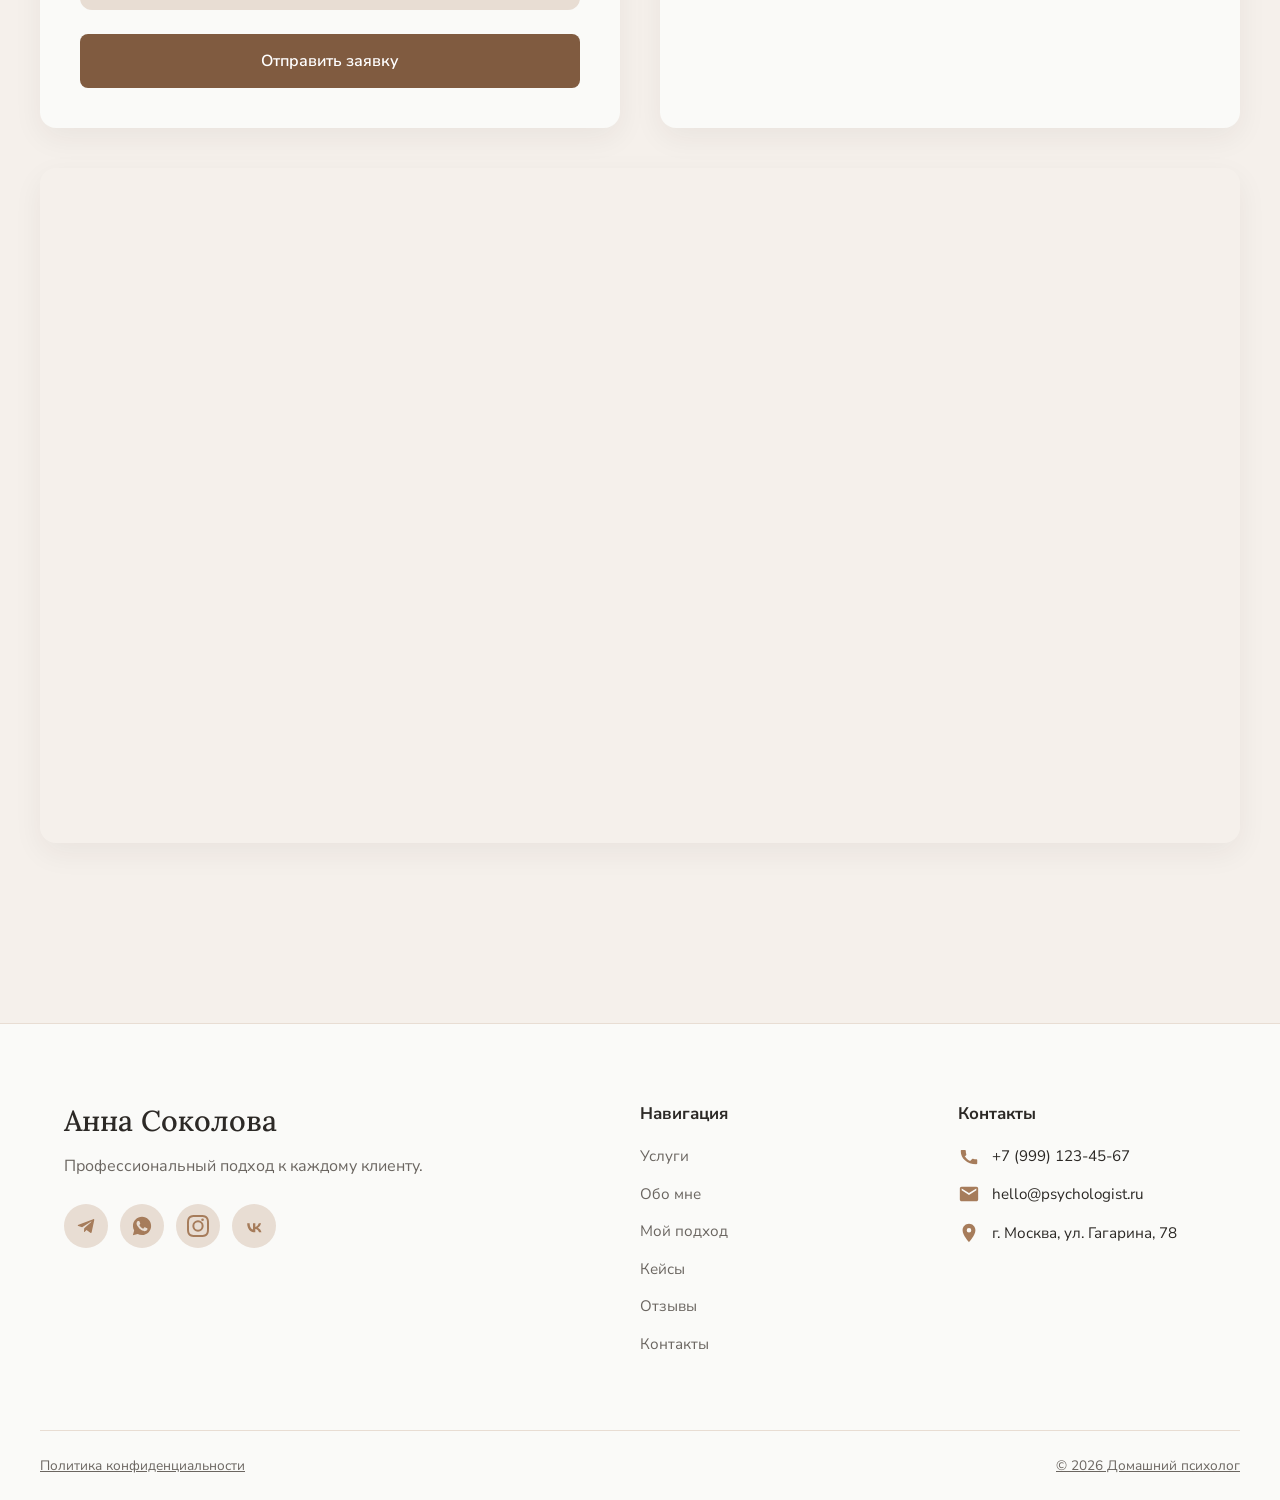
<file: contacts.html>
<!DOCTYPE html>

<html lang="ru">
<head>
<meta charset="utf-8"/>
<meta content="width=device-width, initial-scale=1.0" name="viewport"/>
<title>Контакты | Домашний психолог</title>
<link href="logo.svg" rel="icon" type="image/svg+xml"/>
<link href="style.css" rel="stylesheet"/>
</head>
<body>
<header class="site-header">
<div class="container site-header__inner">
<a class="logo" href="index.html">
<img alt="Логотип" src="logo.svg"/>
<span>Анна Соколова</span>
</a>
<nav class="site-nav" id="site-nav">
<ul class="site-nav__list">
<li><a href="services.html">Услуги</a></li>
<li><a href="about.html">Обо мне</a></li>
<li><a href="index.html#process">Мой подход</a></li>
<li><a href="index.html#cases">Кейсы</a></li>
<li><a href="reviews.html">Отзывы</a></li>
<li><a href="contacts.html">Контакты</a></li>
</ul>
</nav>
<a class="btn btn-primary btn-header" href="contacts.html">Записаться</a>
<button aria-controls="site-nav" aria-expanded="false" aria-label="Открыть меню" class="burger" id="burger" type="button"><span></span><span></span><span></span></button><button aria-label="Включить тёмную тему" aria-pressed="false" class="theme-toggle" type="button">Тёмная тема</button>
</div>
</header>
<div class="container">
<nav class="breadcrumbs">
<a href="index.html">Главная</a> <span class="dot"></span> <span class="current">Контакты</span>
</nav>
</div>
<main class="container section">
<h1 class="section-title">Связаться со мной</h1>
<p class="section-subtitle">Заполните анкету или посмотрите, как добраться до кабинета</p>
<div class="contacts-wrap">
<form method="post" class="booking-form__card" id="bookingForm">
<fieldset>
<legend>Личные данные</legend>
<div class="booking-form__row">
<div class="form-group"><label for="field-0">Имя</label><input id="field-0" name="name" placeholder="Как к вам обращаться?" required="" type="text"/></div>
<div class="form-group"><label for="field-1">Телефон</label><input id="field-1" name="phone" placeholder="+7 (___) ___-__-__" required="" type="tel"/></div>
</div>
<div class="booking-form__row">
<div class="form-group"><label for="field-2">Email</label><input id="field-2" name="email" placeholder="you@example.com" required="" type="email"/></div>
<div class="form-group"><label for="field-3">Пароль</label><input id="field-3" minlength="6" name="password" placeholder="Минимум 6 символов" required="" type="password"/></div>
</div>
</fieldset>
<fieldset>
<legend>Формат и время</legend>
<div class="form-group">
<label class="radio-label"><input checked="" name="format" type="radio" value="online"/> Онлайн</label>
<label class="radio-label"><input name="format" type="radio" value="offline"/> Очно в кабинете</label>
</div>
<!-- Дата и файл теперь на отдельных строках -->
<div class="form-group">
<label for="field-4">Дата и время</label>
<input id="field-4" name="date" required="" type="datetime-local"/>
</div>
<div class="form-group">
<label for="field-5">Прикрепить файл (по желанию)</label>
<input accept=".pdf,.jpg,.png" id="field-5" name="file" type="file"/>
</div>
</fieldset>
<fieldset>
<legend>Дополнительно</legend>
<div class="form-group"><label for="field-6">Комментарий</label><textarea id="field-6" name="comment" placeholder="Опишите вашу ситуацию или задайте вопрос..." rows="4"></textarea></div>
<div class="form-group" style="margin-bottom: 24px;">
<label class="custom-check"><input name="agree" required="" type="checkbox"/> Согласен на обработку персональных данных</label>
</div>
<div class="form-group" style="margin-bottom: 0;">
<label for="field-7">Проверка на робота (введите символы)</label>
<div class="captcha-box">
<canvas aria-label="Проверочный код учебной формы" height="50" id="captchaCanvas" width="180"></canvas>
<input class="captcha-input" id="field-7" placeholder="Код" required="" type="text"/>
<button aria-label="Обновить проверочный код" class="btn btn-outline captcha-refresh" style="padding:8px 16px;font-size:.85rem;" type="button">↻</button>
</div>
</div>
</fieldset>
<button class="btn btn-primary" style="width:100%;" type="submit">Отправить заявку</button>
</form>
<section class="map-wrap" id="contact-map" tabindex="-1" aria-labelledby="map-title">
<div class="map-wrap__heading"><h2 id="map-title">Как добраться</h2>
<a href="https://yandex.ru/maps/?text=Москва%2C%20ул.%20Гагарина%2C%2078">г. Москва, ул. Гагарина, 78 · Яндекс Карты</a></div>
<iframe allowfullscreen="" loading="lazy" src="https://yandex.ru/map-widget/v1/?text=Москва%2C%20ул.%20Гагарина%2C%2078&amp;z=16" title="Карта кабинета"></iframe>
</section>
</div>
<div class="video-wrap">
<video autoplay="" loop="" muted="" playsinline="" src="../img + vid/therapy.mp4"></video>
</div>
</main>
<footer class="site-footer">
<div class="container site-footer__grid">
<div class="site-footer__brand">
<h2>Анна Соколова</h2>
<p>Профессиональный подход к каждому клиенту.</p>
<div class="socials">
<button aria-label="Telegram" class="social-btn"><svg viewbox="0 0 24 24"><path d="M9.78 18.65l.28-4.23 7.68-6.92c.34-.31-.07-.46-.52-.19L7.74 13.3 3.64 12c-.88-.25-.89-.86.2-1.3l15.97-6.16c.73-.33 1.43.18 1.15 1.3l-2.72 12.81c-.19.91-.74 1.13-1.5.71L12.6 16.3l-1.99 1.93c-.23.23-.42.42-.83.42z"></path></svg></button>
<button aria-label="WhatsApp" class="social-btn"><svg viewbox="0 0 24 24"><path d="M12.04 2C6.58 2 2.13 6.45 2.13 11.91c0 1.75.46 3.45 1.32 4.95L2 22l5.25-1.38c1.45.79 3.08 1.21 4.79 1.21 5.46 0 9.91-4.45 9.91-9.91S17.5 2 12.04 2zm5.76 14.19c-.24.68-1.4 1.31-1.94 1.36-.54.05-1.05.24-3.55-.74-3-1.19-4.87-4.29-5.02-4.49-.15-.2-1.2-1.6-1.2-3.05 0-1.45.76-2.16 1.03-2.46.27-.3.58-.37.78-.37.2 0 .39 0 .56.01.18.01.42-.07.66.5.24.58.83 2.03.9 2.18.07.15.12.32.02.52-.1.2-.15.32-.3.49-.15.17-.31.39-.44.52-.15.15-.3.31-.13.61.17.3.75 1.24 1.61 2.01 1.1.99 2.03 1.29 2.33 1.44.3.15.47.13.64-.08.17-.2.74-.86.94-1.15.2-.29.4-.24.66-.14.27.1 1.7.8 1.99.95.29.15.48.22.55.34.07.12.07.7-.17 1.38z"></path></svg></button>
<button aria-label="Instagram" class="social-btn"><svg viewbox="0 0 24 24"><path d="M12 2.16c3.2 0 3.58.01 4.85.07 1.17.05 1.8.25 2.23.41.56.22.96.48 1.38.9.42.42.68.82.9 1.38.16.42.36 1.06.41 2.23.06 1.27.07 1.65.07 4.85s-.01 3.58-.07 4.85c-.05 1.17-.25 1.8-.41 2.23-.22.56-.48.96-.9 1.38-.42.42-.82.68-1.38.9-.42.16-1.06.36-2.23.41-1.27.06-1.65.07-4.85.07s-3.58-.01-4.85-.07c-1.17-.05-1.8-.25-2.23-.41a3.72 3.72 0 01-1.38-.9 3.72 3.72 0 01-.9-1.38c-.16-.42-.36-1.06-.41-2.23-.06-1.27-.07-1.65-.07-4.85s.01-3.58.07-4.85c.05-1.17.25-1.8.41-2.23.22-.56.48-.96.9-1.38.42-.42.82-.68 1.38-.9.42-.16 1.06-.36 2.23-.41 1.27-.06 1.65-.07 4.85-.07zM12 0C8.74 0 8.33.01 7.05.07 5.78.13 4.9.33 4.14.63a5.88 5.88 0 00-2.13 1.38A5.88 5.88 0 00.63 4.14C.33 4.9.13 5.78.07 7.05.01 8.33 0 8.74 0 12s.01 3.67.07 4.95c.06 1.27.26 2.15.56 2.91.31.79.72 1.46 1.38 2.13a5.88 5.88 0 002.13 1.38c.76.3 1.64.5 2.91.56C8.33 23.99 8.74 24 12 24s3.67-.01 4.95-.07c1.27-.06 2.15-.26 2.91-.56a5.88 5.88 0 002.13-1.38 5.88 5.88 0 001.38-2.13c.3-.76.5-1.64.56-2.91.06-1.28.07-1.69.07-4.95s-.01-3.67-.07-4.95c-.06-1.27-.26-2.15-.56-2.91a5.88 5.88 0 00-1.38-2.13A5.88 5.88 0 0019.86.63c-.76-.3-1.64-.5-2.91-.56C15.67.01 15.26 0 12 0zm0 5.84a6.16 6.16 0 100 12.32 6.16 6.16 0 000-12.32zM12 16a4 4 0 110-8 4 4 0 010 8zm6.41-10.85a1.44 1.44 0 11-2.88 0 1.44 1.44 0 012.88 0z"></path></svg></button>
<button aria-label="VK" class="social-btn"><svg viewbox="0 0 24 24"><path d="M13.16 18.94c-5.4 0-8.48-3.7-8.6-9.86h2.7c.08 4.5 2.08 6.42 3.66 6.82V9.08h2.54v3.9c1.56-.17 3.2-1.94 3.76-3.9h2.54a7.54 7.54 0 01-3.46 4.92 7.84 7.84 0 013.94 4.94h-2.8c-.52-1.9-2-3.38-4.02-3.58v3.58h-.26z"></path></svg></button>
</div>
</div>
<div class="site-footer__nav">
<h3>Навигация</h3>
<ul>
<li><a href="services.html">Услуги</a></li>
<li><a href="about.html">Обо мне</a></li>
<li><a href="index.html#process">Мой подход</a></li>
<li><a href="index.html#cases">Кейсы</a></li>
<li><a href="reviews.html">Отзывы</a></li>
<li><a href="contacts.html">Контакты</a></li>
</ul>
</div>
<div class="site-footer__contacts">
<h3>Контакты</h3>
<address>
</address><ul>
<li><svg viewbox="0 0 24 24"><path d="M6.62 10.79c1.44 2.83 3.76 5.15 6.59 6.59l2.2-2.2c.27-.27.67-.36 1.02-.24 1.12.37 2.32.57 3.57.57.55 0 1 .45 1 1V20c0 .55-.45 1-1 1C9.6 21 3 14.4 3 6.5c0-.55.45-1 1-1h3.5c.55 0 1 .45 1 1 0 1.25.2 2.45.57 3.57.1.35.03.74-.25 1.02l-2.2 2.2z"></path></svg><a href="tel:+79991234567">+7 (999) 123-45-67</a></li>
<li><svg viewbox="0 0 24 24"><path d="M20 4H4c-1.1 0-1.99.9-1.99 2L2 18c0 1.1.9 2 2 2h16c1.1 0 2-.9 2-2V6c0-1.1-.9-2-2-2zm0 4l-8 5-8-5V6l8 5 8-5v2z"></path></svg><a href="mailto:hello@psychologist.ru">hello@psychologist.ru</a></li>
<li><svg viewbox="0 0 24 24"><path d="M12 2C8.13 2 5 5.13 5 9c0 5.25 7 13 7 13s7-7.75 7-13c0-3.87-3.13-7-7-7zm0 9.5a2.5 2.5 0 010-5 2.5 2.5 0 010 5z"></path></svg><a href="contacts.html#contact-map">г. Москва, ул. Гагарина, 78</a></li>
</ul>
</div>
</div>
<div class="container site-footer__bottom">
<a href="privacy.html">Политика конфиденциальности</a>
<a href="404.html" title="Пасхалка СР1">© 2026 Домашний психолог</a>
</div>
</footer>
<a aria-label="Наверх" class="to-top" href="#" id="toTop">↑</a>
<script src="site-entry.js" defer></script>
</body>
</html>
</file>
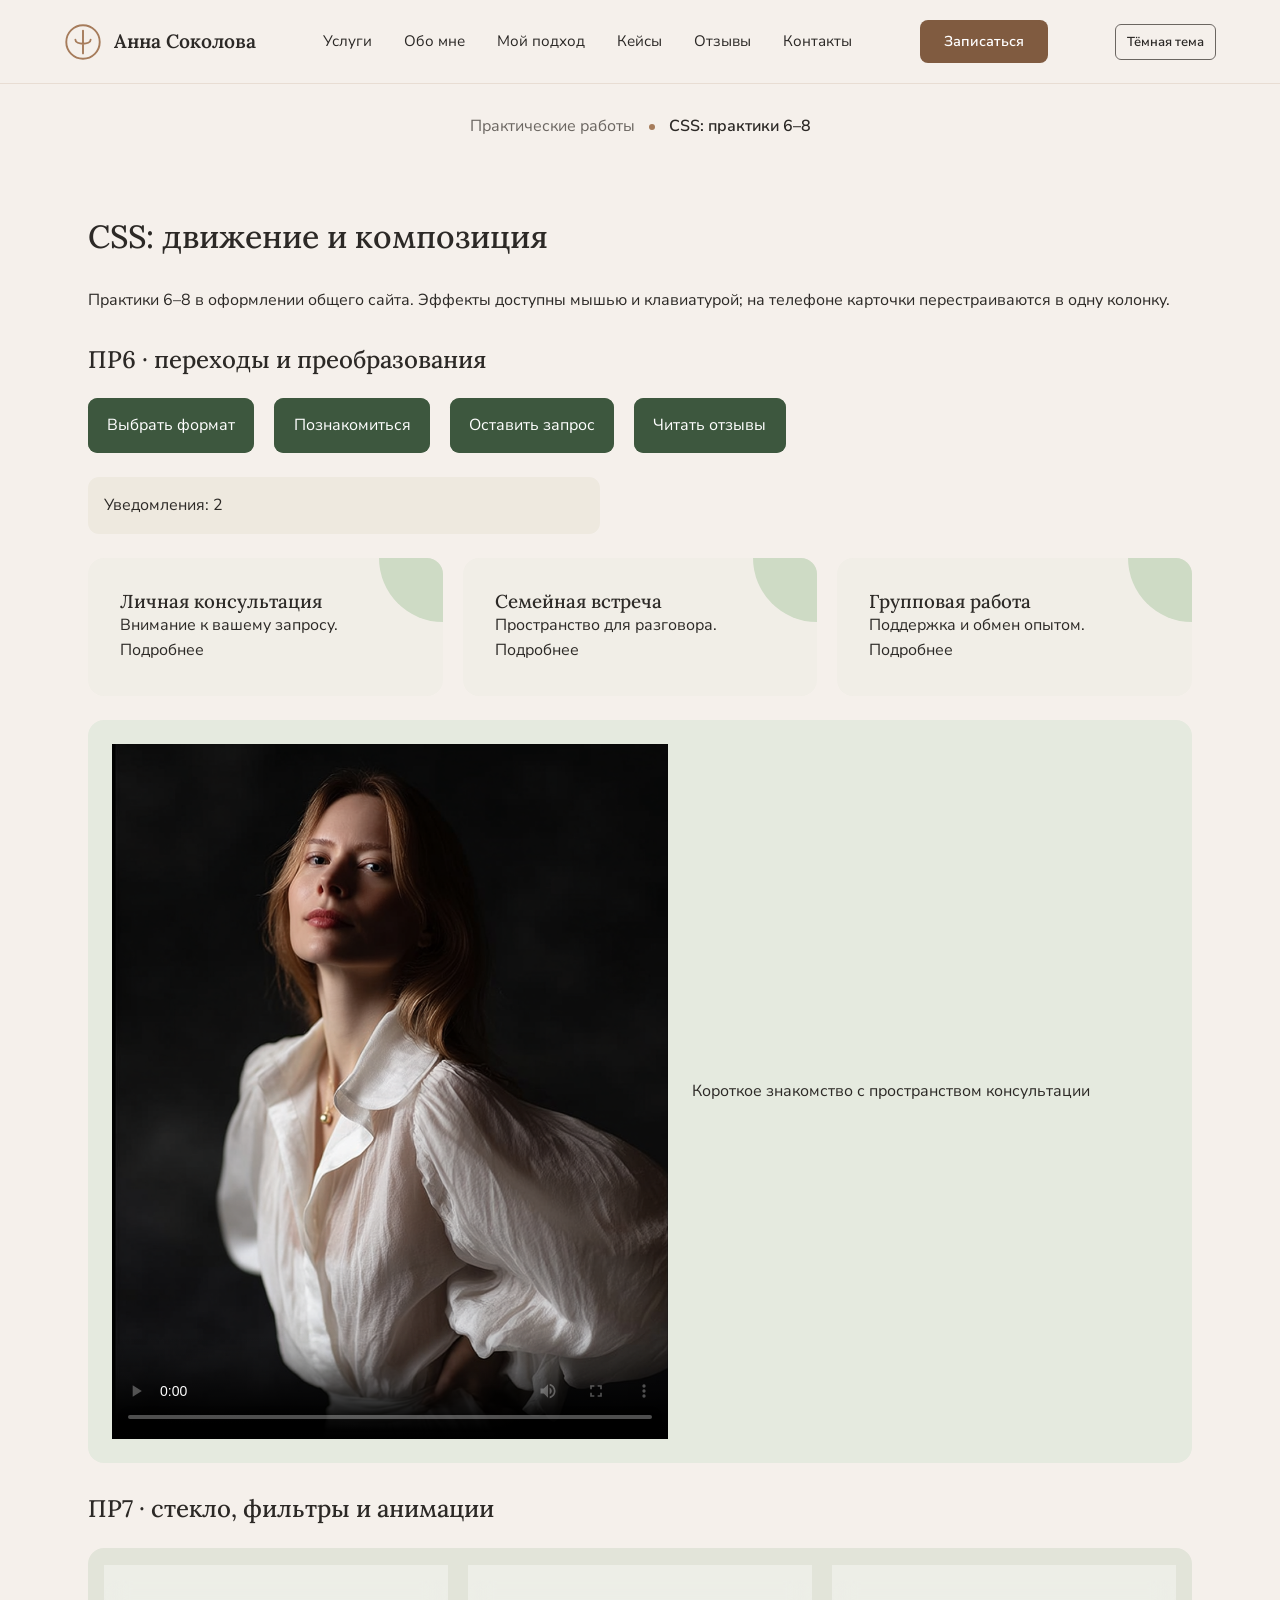
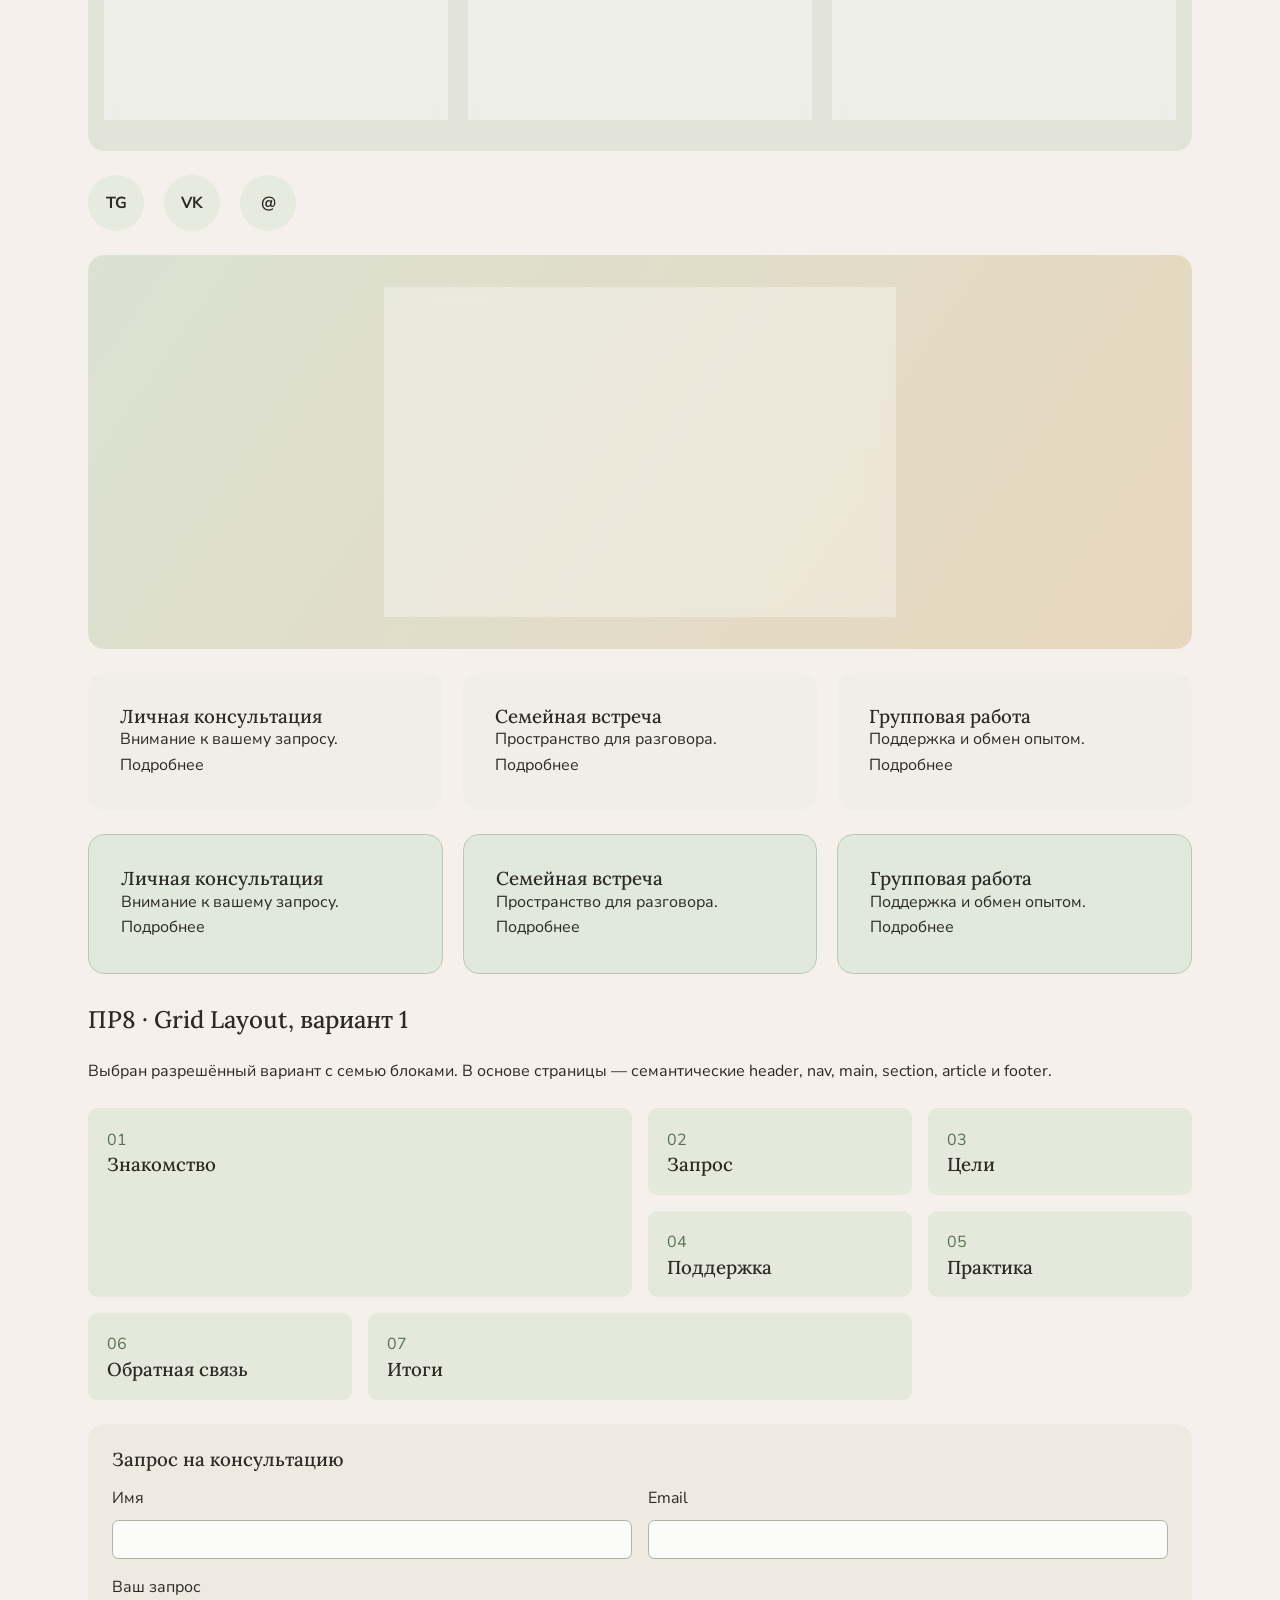
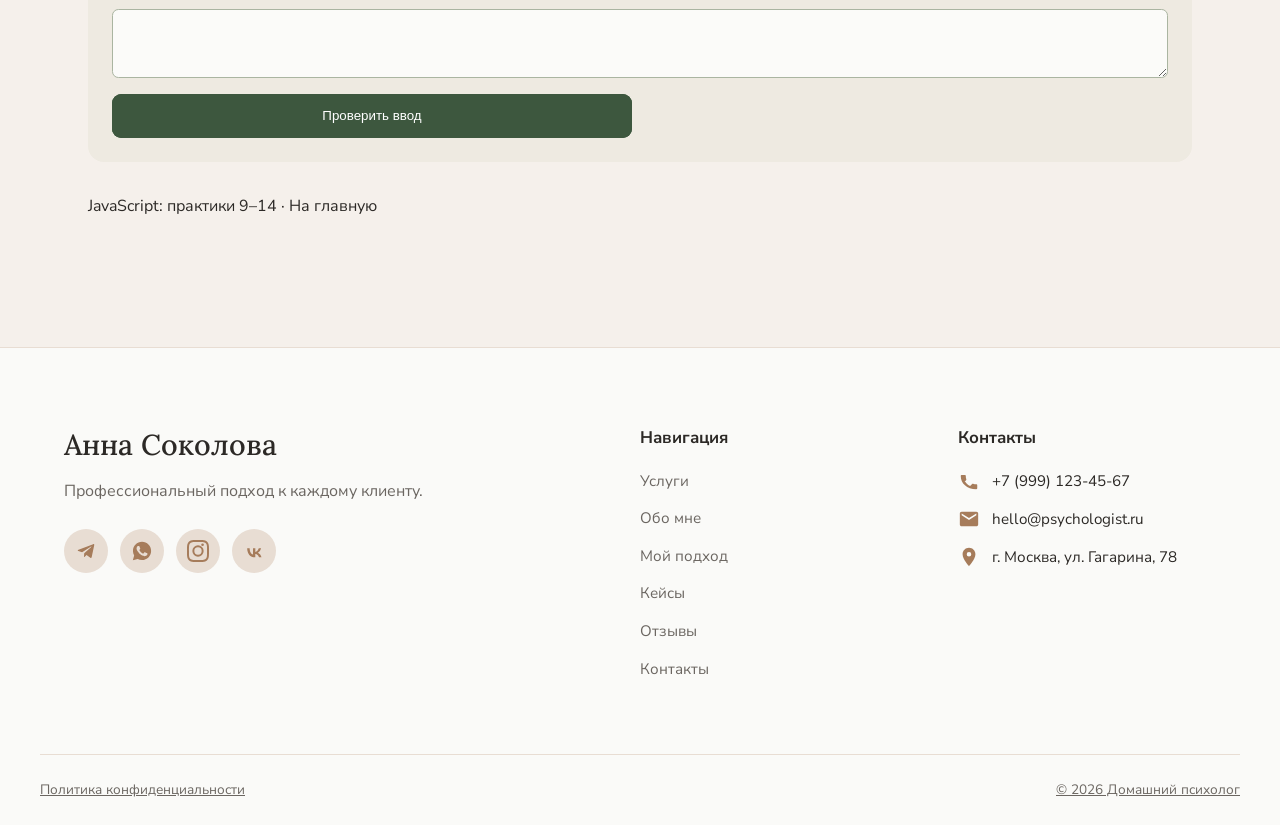
<file: css-lab.html>
<!DOCTYPE html>

<html lang="ru">
<head>
<meta charset="utf-8"/>
<meta content="width=device-width, initial-scale=1.0" name="viewport"/>
<title>CSS: практики 6–8 — Домашний психолог</title>
<link href="logo.svg" rel="icon" type="image/svg+xml"/>
<link href="style.css" rel="stylesheet"/>
<link href="css-lab.css" rel="stylesheet"/></head>
<body>
<header class="site-header">
<div class="container site-header__inner">
<a class="logo" href="index.html">
<img alt="Логотип" src="logo.svg"/>
<span>Анна Соколова</span>
</a>
<nav class="site-nav" id="site-nav">
<ul class="site-nav__list">
<li><a href="services.html">Услуги</a></li>
<li><a href="about.html">Обо мне</a></li>
<li><a href="index.html#process">Мой подход</a></li>
<li><a href="index.html#cases">Кейсы</a></li>
<li><a href="reviews.html">Отзывы</a></li>
<li><a href="contacts.html">Контакты</a></li>
</ul>
</nav>
<a class="btn btn-primary btn-header" href="contacts.html">Записаться</a>
<button aria-controls="site-nav" aria-expanded="false" aria-label="Открыть меню" class="burger" id="burger" type="button"><span></span><span></span><span></span></button><button aria-label="Включить тёмную тему" aria-pressed="false" class="theme-toggle" type="button">Тёмная тема</button>
</div>
</header>
<div class="container">
<nav class="breadcrumbs">
<a href="404.html">Практические работы</a> <span class="dot"></span> <span class="current">CSS: практики 6–8</span>
</nav>
</div>
<main class="container"><div class="container css-lab"><h1>CSS: движение и композиция</h1><p>Практики 6–8 в оформлении общего сайта. Эффекты доступны мышью и клавиатурой; на телефоне карточки перестраиваются в одну колонку.</p>
<section><h2>ПР6 · переходы и преобразования</h2><div class="lab-row lab-buttons"><a class="lab-button effect-1" href="services.html">Выбрать формат</a><a class="lab-button effect-2" href="about.html">Познакомиться</a><a class="lab-button effect-3" href="contacts.html">Оставить запрос</a><a class="lab-button effect-4" href="reviews.html">Читать отзывы</a></div>
<div aria-label="Уведомления: наведите указатель или выберите клавишей Tab" class="lab-notice" tabindex="0"><span>Уведомления: 2</span><ul><li>Выберите удобный формат консультации.</li><li>Форма работает в учебном режиме.</li></ul></div><div class="lab-row lift-cards"><article class="lab-card" tabindex="0"><h3>Личная консультация</h3><p>Внимание к вашему запросу.</p><a href="services.html">Подробнее</a></article><article class="lab-card" tabindex="0"><h3>Семейная встреча</h3><p>Пространство для разговора.</p><a href="services.html">Подробнее</a></article><article class="lab-card" tabindex="0"><h3>Групповая работа</h3><p>Поддержка и обмен опытом.</p><a href="services.html">Подробнее</a></article></div><figure class="lab-video"><video controls="" poster="../img + vid/about.png" preload="metadata"><source src="../img + vid/therapy.mp4" type="video/mp4"/></video><figcaption>Короткое знакомство с пространством консультации</figcaption></figure></section>
<section><h2>ПР7 · стекло, фильтры и анимации</h2><div class="lab-row glass-cards"><article class="lab-card" tabindex="0"><h3>Личная консультация</h3><p>Внимание к вашему запросу.</p><a href="services.html">Подробнее</a></article><article class="lab-card" tabindex="0"><h3>Семейная встреча</h3><p>Пространство для разговора.</p><a href="services.html">Подробнее</a></article><article class="lab-card" tabindex="0"><h3>Групповая работа</h3><p>Поддержка и обмен опытом.</p><a href="services.html">Подробнее</a></article></div><div class="lab-row lab-social"><a aria-label="Связь: Telegram (демо)" href="contacts.html">TG</a><a aria-label="Связь: ВКонтакте (демо)" href="contacts.html">VK</a><a aria-label="Связь: почта (демо)" href="contacts.html">@</a></div><div class="glass-stage"><form class="glass-form" onsubmit="event.preventDefault();this.querySelector('output').textContent='Демонстрация: данные не отправлены' "><h3>Регистрация · учебный макет</h3><label for="glass-name">Имя</label><input autocomplete="off" id="glass-name" required=""/><label for="glass-email">Email</label><input autocomplete="off" id="glass-email" required="" type="email"/><button class="lab-button">Проверить</button><output aria-live="polite"></output></form></div><div class="lab-row filter-cards"><article class="lab-card" tabindex="0"><h3>Личная консультация</h3><p>Внимание к вашему запросу.</p><a href="services.html">Подробнее</a></article><article class="lab-card" tabindex="0"><h3>Семейная встреча</h3><p>Пространство для разговора.</p><a href="services.html">Подробнее</a></article><article class="lab-card" tabindex="0"><h3>Групповая работа</h3><p>Поддержка и обмен опытом.</p><a href="services.html">Подробнее</a></article></div><div class="lab-row ray-cards"><article class="lab-card" tabindex="0"><h3>Личная консультация</h3><p>Внимание к вашему запросу.</p><a href="services.html">Подробнее</a></article><article class="lab-card" tabindex="0"><h3>Семейная встреча</h3><p>Пространство для разговора.</p><a href="services.html">Подробнее</a></article><article class="lab-card" tabindex="0"><h3>Групповая работа</h3><p>Поддержка и обмен опытом.</p><a href="services.html">Подробнее</a></article></div></section>
<section><h2>ПР8 · Grid Layout, вариант 1</h2><p>Выбран разрешённый вариант с семью блоками. В основе страницы — семантические header, nav, main, section, article и footer.</p><div class="lab-seven"><article tabindex="0"><span>01</span><h3>Знакомство</h3></article><article tabindex="0"><span>02</span><h3>Запрос</h3></article><article tabindex="0"><span>03</span><h3>Цели</h3></article><article tabindex="0"><span>04</span><h3>Поддержка</h3></article><article tabindex="0"><span>05</span><h3>Практика</h3></article><article tabindex="0"><span>06</span><h3>Обратная связь</h3></article><article tabindex="0"><span>07</span><h3>Итоги</h3></article></div><form class="lab-grid-form" onsubmit="event.preventDefault();this.querySelector('output').textContent='Проверка завершена; отправка отсутствует' "><h3>Запрос на консультацию</h3><label>Имя<input autocomplete="off" required=""/></label><label>Email<input autocomplete="off" required="" type="email"/></label><label class="full">Ваш запрос<textarea required="" rows="3"></textarea></label><button class="lab-button">Проверить ввод</button><output aria-live="polite"></output></form></section><p><a href="practice.html">JavaScript: практики 9–14</a> · <a href="index.html">На главную</a></p></div></main>
<footer class="site-footer">
<div class="container site-footer__grid">
<div class="site-footer__brand">
<h2>Анна Соколова</h2>
<p>Профессиональный подход к каждому клиенту.</p>
<div class="socials">
<button aria-label="Telegram" class="social-btn"><svg viewbox="0 0 24 24"><path d="M9.78 18.65l.28-4.23 7.68-6.92c.34-.31-.07-.46-.52-.19L7.74 13.3 3.64 12c-.88-.25-.89-.86.2-1.3l15.97-6.16c.73-.33 1.43.18 1.15 1.3l-2.72 12.81c-.19.91-.74 1.13-1.5.71L12.6 16.3l-1.99 1.93c-.23.23-.42.42-.83.42z"></path></svg></button>
<button aria-label="WhatsApp" class="social-btn"><svg viewbox="0 0 24 24"><path d="M12.04 2C6.58 2 2.13 6.45 2.13 11.91c0 1.75.46 3.45 1.32 4.95L2 22l5.25-1.38c1.45.79 3.08 1.21 4.79 1.21 5.46 0 9.91-4.45 9.91-9.91S17.5 2 12.04 2zm5.76 14.19c-.24.68-1.4 1.31-1.94 1.36-.54.05-1.05.24-3.55-.74-3-1.19-4.87-4.29-5.02-4.49-.15-.2-1.2-1.6-1.2-3.05 0-1.45.76-2.16 1.03-2.46.27-.3.58-.37.78-.37.2 0 .39 0 .56.01.18.01.42-.07.66.5.24.58.83 2.03.9 2.18.07.15.12.32.02.52-.1.2-.15.32-.3.49-.15.17-.31.39-.44.52-.15.15-.3.31-.13.61.17.3.75 1.24 1.61 2.01 1.1.99 2.03 1.29 2.33 1.44.3.15.47.13.64-.08.17-.2.74-.86.94-1.15.2-.29.4-.24.66-.14.27.1 1.7.8 1.99.95.29.15.48.22.55.34.07.12.07.7-.17 1.38z"></path></svg></button>
<button aria-label="Instagram" class="social-btn"><svg viewbox="0 0 24 24"><path d="M12 2.16c3.2 0 3.58.01 4.85.07 1.17.05 1.8.25 2.23.41.56.22.96.48 1.38.9.42.42.68.82.9 1.38.16.42.36 1.06.41 2.23.06 1.27.07 1.65.07 4.85s-.01 3.58-.07 4.85c-.05 1.17-.25 1.8-.41 2.23-.22.56-.48.96-.9 1.38-.42.42-.82.68-1.38.9-.42.16-1.06.36-2.23.41-1.27.06-1.65.07-4.85.07s-3.58-.01-4.85-.07c-1.17-.05-1.8-.25-2.23-.41a3.72 3.72 0 01-1.38-.9 3.72 3.72 0 01-.9-1.38c-.16-.42-.36-1.06-.41-2.23-.06-1.27-.07-1.65-.07-4.85s.01-3.58.07-4.85c.05-1.17.25-1.8.41-2.23.22-.56.48-.96.9-1.38.42-.42.82-.68 1.38-.9.42-.16 1.06-.36 2.23-.41 1.27-.06 1.65-.07 4.85-.07zM12 0C8.74 0 8.33.01 7.05.07 5.78.13 4.9.33 4.14.63a5.88 5.88 0 00-2.13 1.38A5.88 5.88 0 00.63 4.14C.33 4.9.13 5.78.07 7.05.01 8.33 0 8.74 0 12s.01 3.67.07 4.95c.06 1.27.26 2.15.56 2.91.31.79.72 1.46 1.38 2.13a5.88 5.88 0 002.13 1.38c.76.3 1.64.5 2.91.56C8.33 23.99 8.74 24 12 24s3.67-.01 4.95-.07c1.27-.06 2.15-.26 2.91-.56a5.88 5.88 0 002.13-1.38 5.88 5.88 0 001.38-2.13c.3-.76.5-1.64.56-2.91.06-1.28.07-1.69.07-4.95s-.01-3.67-.07-4.95c-.06-1.27-.26-2.15-.56-2.91a5.88 5.88 0 00-1.38-2.13A5.88 5.88 0 0019.86.63c-.76-.3-1.64-.5-2.91-.56C15.67.01 15.26 0 12 0zm0 5.84a6.16 6.16 0 100 12.32 6.16 6.16 0 000-12.32zM12 16a4 4 0 110-8 4 4 0 010 8zm6.41-10.85a1.44 1.44 0 11-2.88 0 1.44 1.44 0 012.88 0z"></path></svg></button>
<button aria-label="VK" class="social-btn"><svg viewbox="0 0 24 24"><path d="M13.16 18.94c-5.4 0-8.48-3.7-8.6-9.86h2.7c.08 4.5 2.08 6.42 3.66 6.82V9.08h2.54v3.9c1.56-.17 3.2-1.94 3.76-3.9h2.54a7.54 7.54 0 01-3.46 4.92 7.84 7.84 0 013.94 4.94h-2.8c-.52-1.9-2-3.38-4.02-3.58v3.58h-.26z"></path></svg></button>
</div>
</div>
<div class="site-footer__nav">
<h3>Навигация</h3>
<ul>
<li><a href="services.html">Услуги</a></li>
<li><a href="about.html">Обо мне</a></li>
<li><a href="index.html#process">Мой подход</a></li>
<li><a href="index.html#cases">Кейсы</a></li>
<li><a href="reviews.html">Отзывы</a></li>
<li><a href="contacts.html">Контакты</a></li>
</ul>
</div>
<div class="site-footer__contacts">
<h3>Контакты</h3>
<address>
</address><ul>
<li><svg viewbox="0 0 24 24"><path d="M6.62 10.79c1.44 2.83 3.76 5.15 6.59 6.59l2.2-2.2c.27-.27.67-.36 1.02-.24 1.12.37 2.32.57 3.57.57.55 0 1 .45 1 1V20c0 .55-.45 1-1 1C9.6 21 3 14.4 3 6.5c0-.55.45-1 1-1h3.5c.55 0 1 .45 1 1 0 1.25.2 2.45.57 3.57.1.35.03.74-.25 1.02l-2.2 2.2z"></path></svg><a href="tel:+79991234567">+7 (999) 123-45-67</a></li>
<li><svg viewbox="0 0 24 24"><path d="M20 4H4c-1.1 0-1.99.9-1.99 2L2 18c0 1.1.9 2 2 2h16c1.1 0 2-.9 2-2V6c0-1.1-.9-2-2-2zm0 4l-8 5-8-5V6l8 5 8-5v2z"></path></svg><a href="mailto:hello@psychologist.ru">hello@psychologist.ru</a></li>
<li><svg viewbox="0 0 24 24"><path d="M12 2C8.13 2 5 5.13 5 9c0 5.25 7 13 7 13s7-7.75 7-13c0-3.87-3.13-7-7-7zm0 9.5a2.5 2.5 0 010-5 2.5 2.5 0 010 5z"></path></svg><a href="contacts.html#contact-map">г. Москва, ул. Гагарина, 78</a></li>
</ul>
</div>
</div>
<div class="container site-footer__bottom">
<a href="privacy.html">Политика конфиденциальности</a>
<a href="404.html" title="Пасхалка СР1">© 2026 Домашний психолог</a>
</div>
</footer>
<a aria-label="Наверх" class="to-top" href="#" id="toTop">↑</a>
<script src="site-entry.js" defer></script>
</body>
</html>
</file>
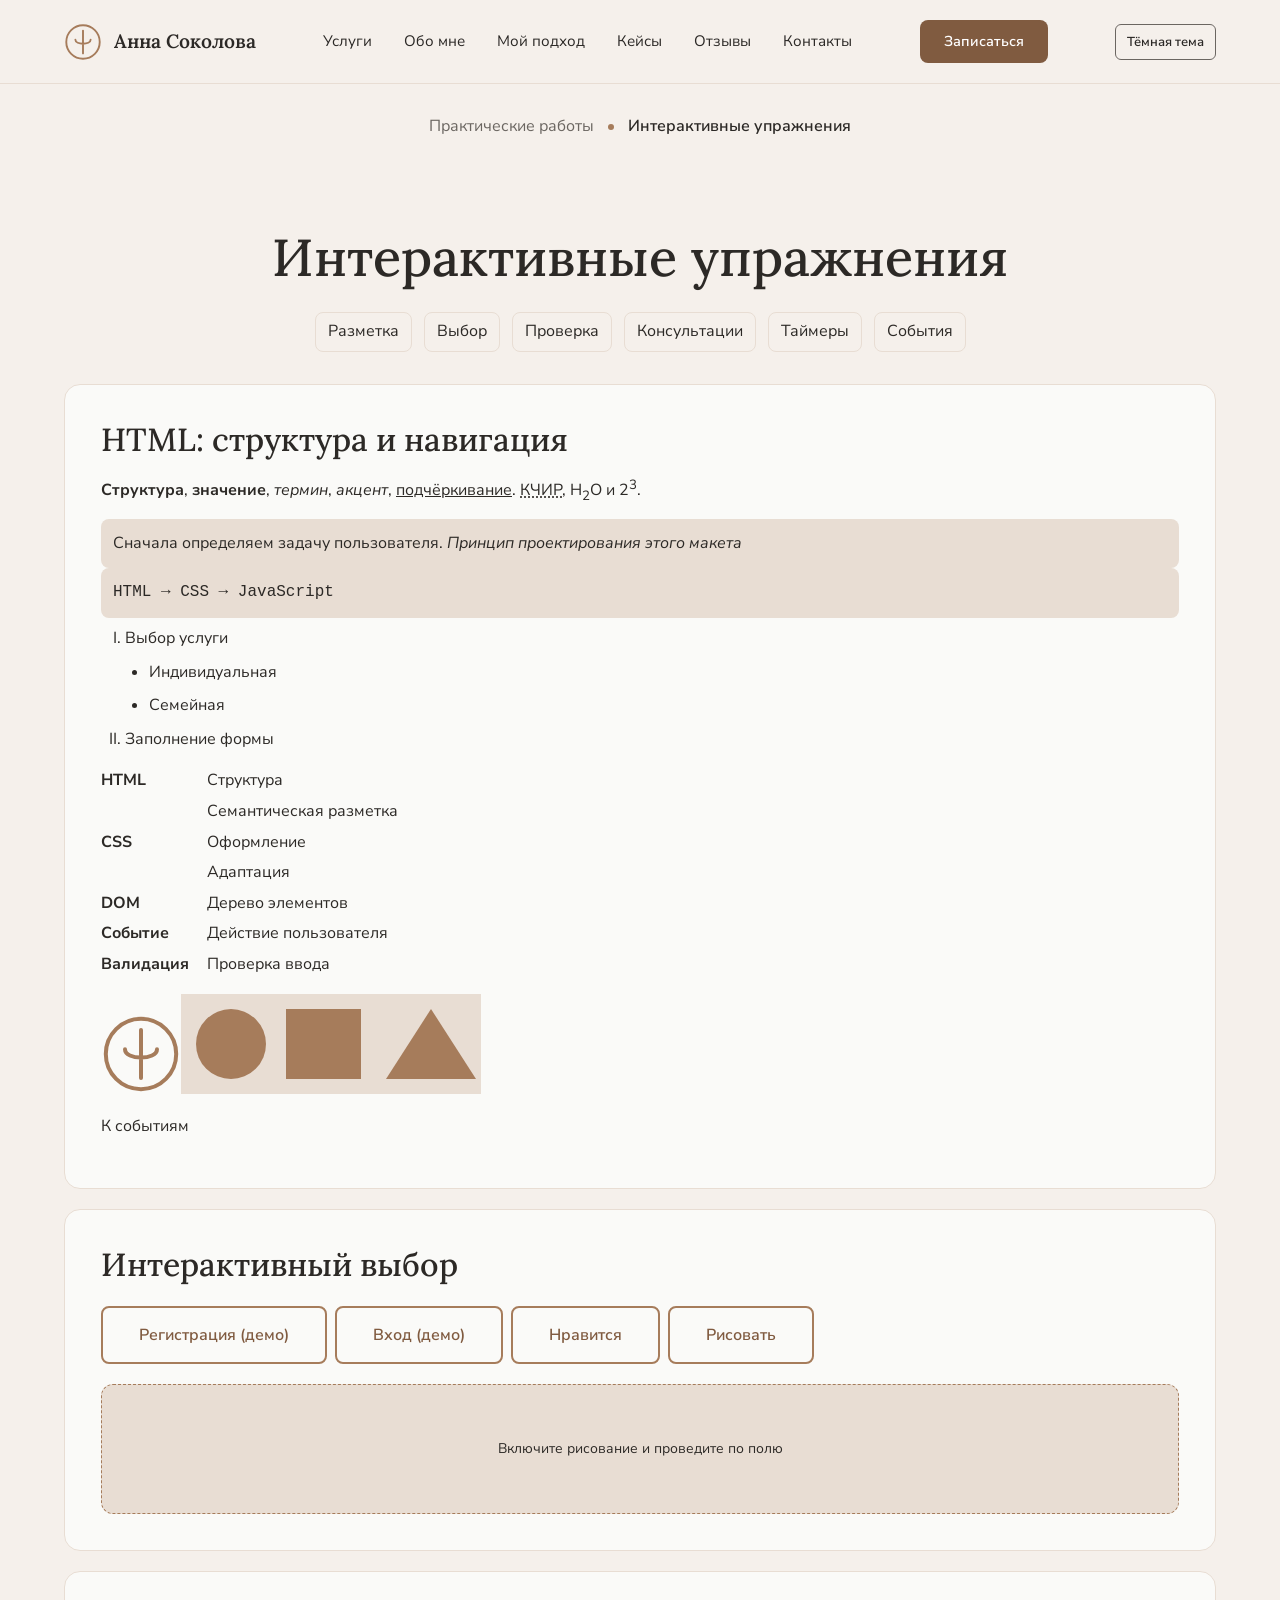
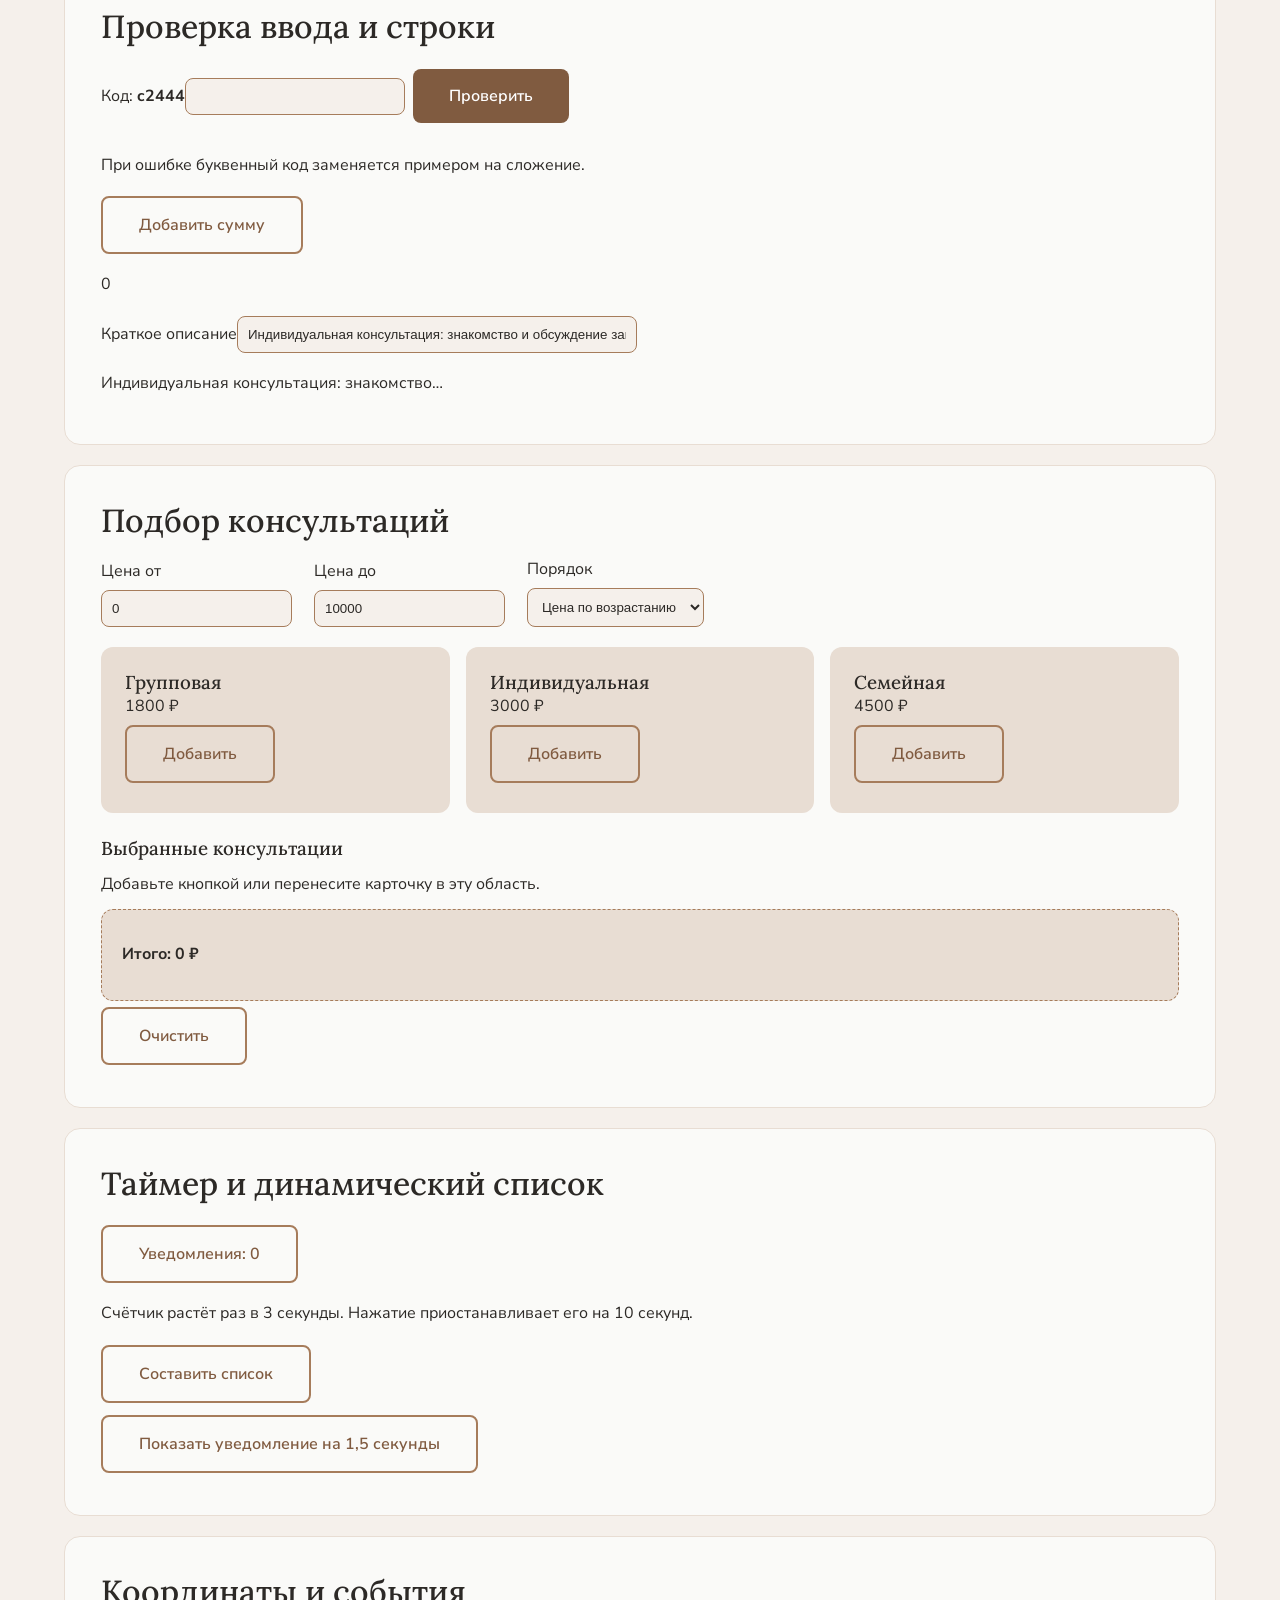
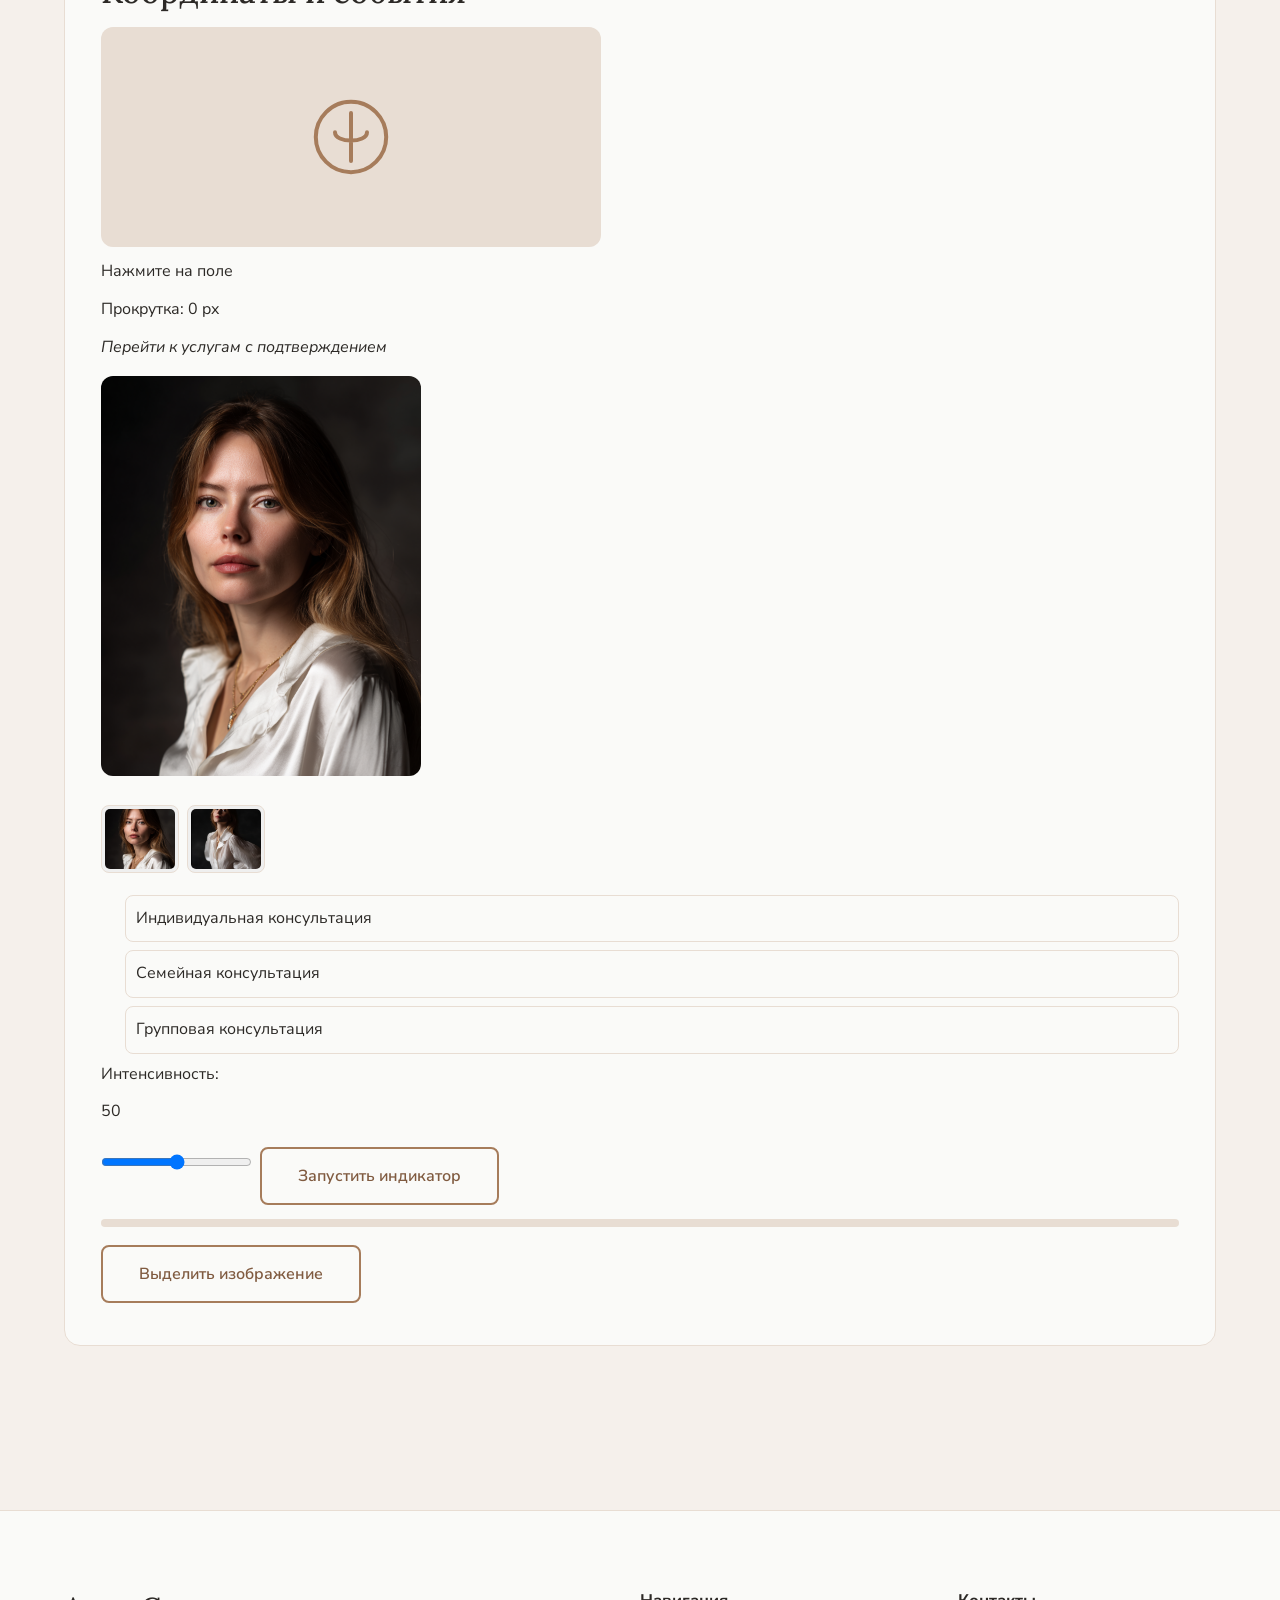
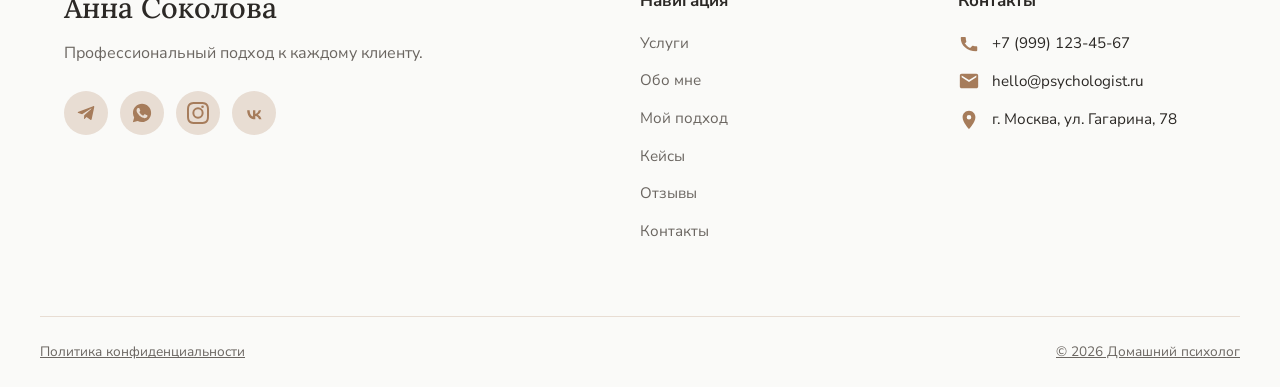
<file: practice.html>
<!DOCTYPE html>

<html lang="ru">
<head>
<meta charset="utf-8"/>
<meta content="width=device-width, initial-scale=1.0" name="viewport"/>
<title>Интерактивные упражнения — Домашний психолог</title>
<link href="logo.svg" rel="icon" type="image/svg+xml"/>
<link href="style.css" rel="stylesheet"/>
<link href="practice.css" rel="stylesheet"/>
</head>
<body>
<header class="site-header">
<div class="container site-header__inner">
<a class="logo" href="index.html">
<img alt="Логотип" src="logo.svg"/>
<span>Анна Соколова</span>
</a>
<nav class="site-nav" id="site-nav">
<ul class="site-nav__list">
<li><a href="services.html">Услуги</a></li>
<li><a href="about.html">Обо мне</a></li>
<li><a href="index.html#process">Мой подход</a></li>
<li><a href="index.html#cases">Кейсы</a></li>
<li><a href="reviews.html">Отзывы</a></li>
<li><a href="contacts.html">Контакты</a></li>
</ul>
</nav>
<a class="btn btn-primary btn-header" href="contacts.html">Записаться</a>
<button aria-controls="site-nav" aria-expanded="false" aria-label="Открыть меню" class="burger" id="burger" type="button"><span></span><span></span><span></span></button><button aria-label="Включить тёмную тему" aria-pressed="false" class="theme-toggle" type="button">Тёмная тема</button>
</div>
</header>
<div class="container">
<nav class="breadcrumbs">
<a href="404.html">Практические работы</a> <span class="dot"></span> <span class="current">Интерактивные упражнения</span>
</nav>
</div>
<main class="container demo-page">
<header class="demo-header">
<h1>Интерактивные упражнения</h1>
<nav class="practice-nav" aria-label="Упражнения">
<a href="#html-demo">Разметка</a><a href="#choices">Выбор</a><a href="#inputs">Проверка</a>
<a href="#consultations">Консультации</a><a href="#timers">Таймеры</a><a href="#events-demo">События</a>
</nav>
</header>
<section class="demo-section" id="html-demo"><h2>HTML: структура и навигация</h2><p><b>Структура</b>, <strong>значение</strong>, <i>термин</i>, <em>акцент</em>, <u>подчёркивание</u>. <abbr title="Клиентская часть интернет-ресурса">КЧИР</abbr>, H<sub>2</sub>O и 2<sup>3</sup>.</p><blockquote>Сначала определяем задачу пользователя.<cite> Принцип проектирования этого макета</cite></blockquote><pre>HTML → CSS → JavaScript</pre><ol start="1" type="I"><li>Выбор услуги<ul><li>Индивидуальная</li><li>Семейная</li></ul></li><li>Заполнение формы</li></ol><dl><dt>HTML</dt><dd>Структура</dd><dd>Семантическая разметка</dd><dt>CSS</dt><dd>Оформление</dd><dd>Адаптация</dd><dt>DOM</dt><dd>Дерево элементов</dd><dt>Событие</dt><dd>Действие пользователя</dd><dt>Валидация</dt><dd>Проверка ввода</dd></dl><a href="https://developer.mozilla.org/ru/docs/Web/HTML"><img alt="Справка HTML" height="80" src="logo.svg" width="80"/></a><img alt="Три формата консультаций" height="100" src="practice-map.svg" usemap="#formats" width="300"/><map name="formats"><area alt="Индивидуально" coords="50,50,35" href="services.html" shape="circle"/><area alt="Контакты" coords="105,15,180,85" href="contacts.html" shape="rect"/><area alt="О психологе" coords="205,85,250,15,295,85" href="about.html" shape="poly"/></map><p><a href="#events-demo">К событиям</a></p></section>
<section class="demo-section" id="choices"><h2>Интерактивный выбор</h2><button class="btn btn-outline" id="register-demo">Регистрация (демо)</button><button class="btn btn-outline" id="login-demo">Вход (демо)</button><button aria-pressed="false" class="btn btn-outline" id="like-demo">Нравится</button><button aria-pressed="false" class="btn btn-outline" id="draw-demo">Рисовать</button><div aria-label="Область рисования" id="drawing-field"><span class="drawing-hint">Включите рисование и проведите по полю</span></div></section>
<section class="demo-section" id="inputs"><h2>Проверка ввода и строки</h2><form id="practice-captcha"><label for="practice-code">Код: <output id="practice-challenge"></output></label><input autocomplete="off" id="practice-code" required=""/><button class="btn btn-primary">Проверить</button><output aria-live="polite" id="practice-result"></output></form><p>При ошибке буквенный код заменяется примером на сложение.</p><button class="btn btn-outline" id="accumulate">Добавить сумму</button><output id="accumulator">0</output><label for="long-text">Краткое описание</label><input id="long-text" value="Индивидуальная консультация: знакомство и обсуждение запроса"/><output id="truncated"></output></section>
<section class="demo-section" id="consultations"><h2>Подбор консультаций</h2><div class="catalog-filters"><label>Цена от <input id="price-min" min="0" type="number" value="0"/></label><label>Цена до <input id="price-max" min="0" type="number" value="10000"/></label><label>Порядок <select id="price-order"><option value="asc">Цена по возрастанию</option><option value="desc">Цена по убыванию</option></select></label></div><div class="demo-cards" id="catalog"></div><h3 class="cart-title">Выбранные консультации</h3><p>Добавьте кнопкой или перенесите карточку в эту область.</p><div id="cart-drop"><ul id="cart-items"></ul><output id="cart-total">Итого: 0 ₽</output></div><button class="btn btn-outline" id="cart-clear">Очистить</button></section>
<section class="demo-section" id="timers"><h2>Таймер и динамический список</h2><button class="btn btn-outline" id="notification-count">Уведомления: 0</button><p>Счётчик растёт раз в 3 секунды. Нажатие приостанавливает его на 10 секунд.</p><button class="btn btn-outline" id="new-list">Составить список</button><ul id="dynamic-list"></ul><button class="btn btn-outline" id="show-notification">Показать уведомление на 1,5 секунды</button><div aria-live="polite" id="practice-notifications"></div></section>
<section class="demo-section" id="events-demo"><h2>Координаты и события</h2><div id="center-field"><img alt="Центрируемый логотип" id="center-image" src="logo.svg"/></div><output id="coordinates">Нажмите на поле</output><output id="scroll-status">Прокрутка: 0</output><div id="contents"><a href="services.html"><i>Перейти к услугам с подтверждением</i></a></div><div class="demo-gallery"><p><img alt="Главное изображение галереи" id="gallery-main" src="../img + vid/hero.png"/></p><div id="gallery"><button type="button"><img alt="Портрет" class="thumb" src="../img + vid/hero.png"/></button><button type="button"><img alt="О специалисте" class="thumb" src="../img + vid/about.png"/></button></div></div><ul id="multi-list"><li tabindex="0">Индивидуальная консультация</li><li tabindex="0">Семейная консультация</li><li tabindex="0">Групповая консультация</li></ul><label for="range-demo">Интенсивность: <output id="range-value">50</output></label><input id="range-demo" max="100" min="0" type="range" value="50"/><button class="btn btn-outline" id="animate-progress">Запустить индикатор</button><div class="demo-progress"><div id="progress-fill"></div></div><button class="btn btn-outline" id="animate-image">Выделить изображение</button></section>
</main>
<footer class="site-footer">
<div class="container site-footer__grid">
<div class="site-footer__brand">
<h2>Анна Соколова</h2>
<p>Профессиональный подход к каждому клиенту.</p>
<div class="socials">
<button aria-label="Telegram" class="social-btn"><svg viewbox="0 0 24 24"><path d="M9.78 18.65l.28-4.23 7.68-6.92c.34-.31-.07-.46-.52-.19L7.74 13.3 3.64 12c-.88-.25-.89-.86.2-1.3l15.97-6.16c.73-.33 1.43.18 1.15 1.3l-2.72 12.81c-.19.91-.74 1.13-1.5.71L12.6 16.3l-1.99 1.93c-.23.23-.42.42-.83.42z"></path></svg></button>
<button aria-label="WhatsApp" class="social-btn"><svg viewbox="0 0 24 24"><path d="M12.04 2C6.58 2 2.13 6.45 2.13 11.91c0 1.75.46 3.45 1.32 4.95L2 22l5.25-1.38c1.45.79 3.08 1.21 4.79 1.21 5.46 0 9.91-4.45 9.91-9.91S17.5 2 12.04 2zm5.76 14.19c-.24.68-1.4 1.31-1.94 1.36-.54.05-1.05.24-3.55-.74-3-1.19-4.87-4.29-5.02-4.49-.15-.2-1.2-1.6-1.2-3.05 0-1.45.76-2.16 1.03-2.46.27-.3.58-.37.78-.37.2 0 .39 0 .56.01.18.01.42-.07.66.5.24.58.83 2.03.9 2.18.07.15.12.32.02.52-.1.2-.15.32-.3.49-.15.17-.31.39-.44.52-.15.15-.3.31-.13.61.17.3.75 1.24 1.61 2.01 1.1.99 2.03 1.29 2.33 1.44.3.15.47.13.64-.08.17-.2.74-.86.94-1.15.2-.29.4-.24.66-.14.27.1 1.7.8 1.99.95.29.15.48.22.55.34.07.12.07.7-.17 1.38z"></path></svg></button>
<button aria-label="Instagram" class="social-btn"><svg viewbox="0 0 24 24"><path d="M12 2.16c3.2 0 3.58.01 4.85.07 1.17.05 1.8.25 2.23.41.56.22.96.48 1.38.9.42.42.68.82.9 1.38.16.42.36 1.06.41 2.23.06 1.27.07 1.65.07 4.85s-.01 3.58-.07 4.85c-.05 1.17-.25 1.8-.41 2.23-.22.56-.48.96-.9 1.38-.42.42-.82.68-1.38.9-.42.16-1.06.36-2.23.41-1.27.06-1.65.07-4.85.07s-3.58-.01-4.85-.07c-1.17-.05-1.8-.25-2.23-.41a3.72 3.72 0 01-1.38-.9 3.72 3.72 0 01-.9-1.38c-.16-.42-.36-1.06-.41-2.23-.06-1.27-.07-1.65-.07-4.85s.01-3.58.07-4.85c.05-1.17.25-1.8.41-2.23.22-.56.48-.96.9-1.38.42-.42.82-.68 1.38-.9.42-.16 1.06-.36 2.23-.41 1.27-.06 1.65-.07 4.85-.07zM12 0C8.74 0 8.33.01 7.05.07 5.78.13 4.9.33 4.14.63a5.88 5.88 0 00-2.13 1.38A5.88 5.88 0 00.63 4.14C.33 4.9.13 5.78.07 7.05.01 8.33 0 8.74 0 12s.01 3.67.07 4.95c.06 1.27.26 2.15.56 2.91.31.79.72 1.46 1.38 2.13a5.88 5.88 0 002.13 1.38c.76.3 1.64.5 2.91.56C8.33 23.99 8.74 24 12 24s3.67-.01 4.95-.07c1.27-.06 2.15-.26 2.91-.56a5.88 5.88 0 002.13-1.38 5.88 5.88 0 001.38-2.13c.3-.76.5-1.64.56-2.91.06-1.28.07-1.69.07-4.95s-.01-3.67-.07-4.95c-.06-1.27-.26-2.15-.56-2.91a5.88 5.88 0 00-1.38-2.13A5.88 5.88 0 0019.86.63c-.76-.3-1.64-.5-2.91-.56C15.67.01 15.26 0 12 0zm0 5.84a6.16 6.16 0 100 12.32 6.16 6.16 0 000-12.32zM12 16a4 4 0 110-8 4 4 0 010 8zm6.41-10.85a1.44 1.44 0 11-2.88 0 1.44 1.44 0 012.88 0z"></path></svg></button>
<button aria-label="VK" class="social-btn"><svg viewbox="0 0 24 24"><path d="M13.16 18.94c-5.4 0-8.48-3.7-8.6-9.86h2.7c.08 4.5 2.08 6.42 3.66 6.82V9.08h2.54v3.9c1.56-.17 3.2-1.94 3.76-3.9h2.54a7.54 7.54 0 01-3.46 4.92 7.84 7.84 0 013.94 4.94h-2.8c-.52-1.9-2-3.38-4.02-3.58v3.58h-.26z"></path></svg></button>
</div>
</div>
<div class="site-footer__nav">
<h3>Навигация</h3>
<ul>
<li><a href="services.html">Услуги</a></li>
<li><a href="about.html">Обо мне</a></li>
<li><a href="index.html#process">Мой подход</a></li>
<li><a href="index.html#cases">Кейсы</a></li>
<li><a href="reviews.html">Отзывы</a></li>
<li><a href="contacts.html">Контакты</a></li>
</ul>
</div>
<div class="site-footer__contacts">
<h3>Контакты</h3>
<address>
</address><ul>
<li><svg viewbox="0 0 24 24"><path d="M6.62 10.79c1.44 2.83 3.76 5.15 6.59 6.59l2.2-2.2c.27-.27.67-.36 1.02-.24 1.12.37 2.32.57 3.57.57.55 0 1 .45 1 1V20c0 .55-.45 1-1 1C9.6 21 3 14.4 3 6.5c0-.55.45-1 1-1h3.5c.55 0 1 .45 1 1 0 1.25.2 2.45.57 3.57.1.35.03.74-.25 1.02l-2.2 2.2z"></path></svg><a href="tel:+79991234567">+7 (999) 123-45-67</a></li>
<li><svg viewbox="0 0 24 24"><path d="M20 4H4c-1.1 0-1.99.9-1.99 2L2 18c0 1.1.9 2 2 2h16c1.1 0 2-.9 2-2V6c0-1.1-.9-2-2-2zm0 4l-8 5-8-5V6l8 5 8-5v2z"></path></svg><a href="mailto:hello@psychologist.ru">hello@psychologist.ru</a></li>
<li><svg viewbox="0 0 24 24"><path d="M12 2C8.13 2 5 5.13 5 9c0 5.25 7 13 7 13s7-7.75 7-13c0-3.87-3.13-7-7-7zm0 9.5a2.5 2.5 0 010-5 2.5 2.5 0 010 5z"></path></svg><a href="contacts.html#contact-map">г. Москва, ул. Гагарина, 78</a></li>
</ul>
</div>
</div>
<div class="container site-footer__bottom">
<a href="privacy.html">Политика конфиденциальности</a>
<a href="404.html" title="Пасхалка СР1">© 2026 Домашний психолог</a>
</div>
</footer>
<a aria-label="Наверх" class="to-top" href="#" id="toTop">↑</a>
<script src="site-entry.js" defer></script>
</body>
</html>
</file>
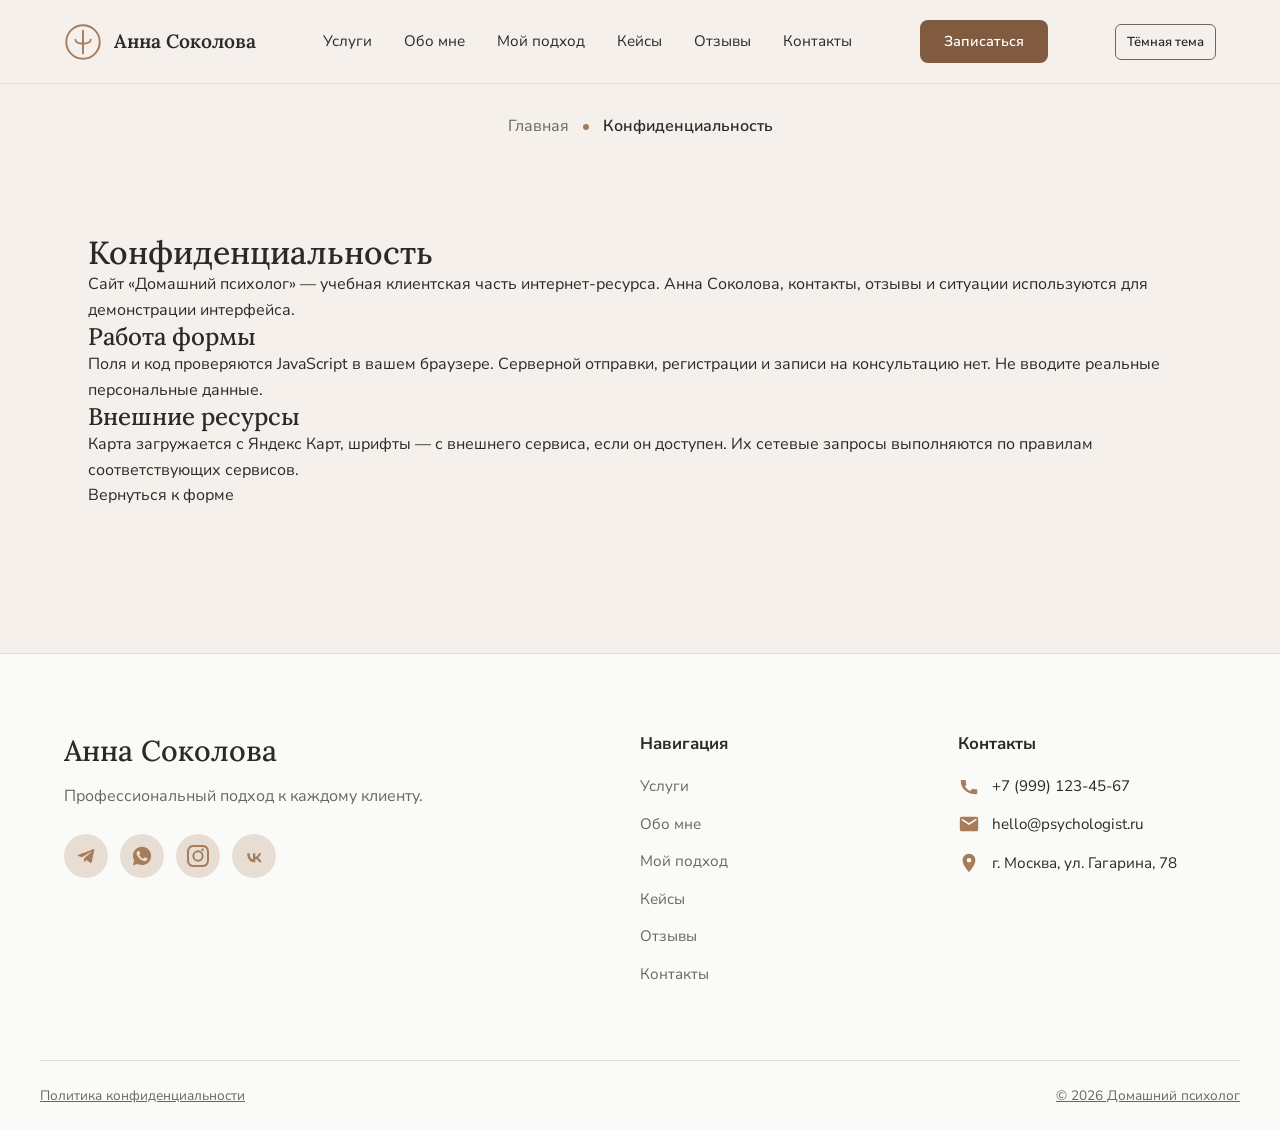
<file: privacy.html>
<!DOCTYPE html>

<html lang="ru">
<head>
<meta charset="utf-8"/>
<meta content="width=device-width, initial-scale=1.0" name="viewport"/>
<title>Конфиденциальность — Домашний психолог</title>
<link href="logo.svg" rel="icon" type="image/svg+xml"/>
<link href="style.css" rel="stylesheet"/>
</head>
<body>
<header class="site-header">
<div class="container site-header__inner">
<a class="logo" href="index.html">
<img alt="Логотип" src="logo.svg"/>
<span>Анна Соколова</span>
</a>
<nav class="site-nav" id="site-nav">
<ul class="site-nav__list">
<li><a href="services.html">Услуги</a></li>
<li><a href="about.html">Обо мне</a></li>
<li><a href="index.html#process">Мой подход</a></li>
<li><a href="index.html#cases">Кейсы</a></li>
<li><a href="reviews.html">Отзывы</a></li>
<li><a href="contacts.html">Контакты</a></li>
</ul>
</nav>
<a class="btn btn-primary btn-header" href="contacts.html">Записаться</a>
<button aria-controls="site-nav" aria-expanded="false" aria-label="Открыть меню" class="burger" id="burger" type="button"><span></span><span></span><span></span></button><button aria-label="Включить тёмную тему" aria-pressed="false" class="theme-toggle" type="button">Тёмная тема</button>
</div>
</header>
<div class="container">
<nav class="breadcrumbs">
<a href="index.html">Главная</a> <span class="dot"></span> <span class="current">Конфиденциальность</span>
</nav>
</div>
<main class="container privacy-page"><div class="container" style="padding-block:64px"><h1>Конфиденциальность</h1><p>Сайт «Домашний психолог» — учебная клиентская часть интернет-ресурса. Анна Соколова, контакты, отзывы и ситуации используются для демонстрации интерфейса.</p><h2>Работа формы</h2><p>Поля и код проверяются JavaScript в вашем браузере. Серверной отправки, регистрации и записи на консультацию нет. Не вводите реальные персональные данные.</p><h2>Внешние ресурсы</h2><p>Карта загружается с Яндекс Карт, шрифты — с внешнего сервиса, если он доступен. Их сетевые запросы выполняются по правилам соответствующих сервисов.</p><p><a href="contacts.html">Вернуться к форме</a></p></div></main>
<footer class="site-footer">
<div class="container site-footer__grid">
<div class="site-footer__brand">
<h2>Анна Соколова</h2>
<p>Профессиональный подход к каждому клиенту.</p>
<div class="socials">
<button aria-label="Telegram" class="social-btn"><svg viewbox="0 0 24 24"><path d="M9.78 18.65l.28-4.23 7.68-6.92c.34-.31-.07-.46-.52-.19L7.74 13.3 3.64 12c-.88-.25-.89-.86.2-1.3l15.97-6.16c.73-.33 1.43.18 1.15 1.3l-2.72 12.81c-.19.91-.74 1.13-1.5.71L12.6 16.3l-1.99 1.93c-.23.23-.42.42-.83.42z"></path></svg></button>
<button aria-label="WhatsApp" class="social-btn"><svg viewbox="0 0 24 24"><path d="M12.04 2C6.58 2 2.13 6.45 2.13 11.91c0 1.75.46 3.45 1.32 4.95L2 22l5.25-1.38c1.45.79 3.08 1.21 4.79 1.21 5.46 0 9.91-4.45 9.91-9.91S17.5 2 12.04 2zm5.76 14.19c-.24.68-1.4 1.31-1.94 1.36-.54.05-1.05.24-3.55-.74-3-1.19-4.87-4.29-5.02-4.49-.15-.2-1.2-1.6-1.2-3.05 0-1.45.76-2.16 1.03-2.46.27-.3.58-.37.78-.37.2 0 .39 0 .56.01.18.01.42-.07.66.5.24.58.83 2.03.9 2.18.07.15.12.32.02.52-.1.2-.15.32-.3.49-.15.17-.31.39-.44.52-.15.15-.3.31-.13.61.17.3.75 1.24 1.61 2.01 1.1.99 2.03 1.29 2.33 1.44.3.15.47.13.64-.08.17-.2.74-.86.94-1.15.2-.29.4-.24.66-.14.27.1 1.7.8 1.99.95.29.15.48.22.55.34.07.12.07.7-.17 1.38z"></path></svg></button>
<button aria-label="Instagram" class="social-btn"><svg viewbox="0 0 24 24"><path d="M12 2.16c3.2 0 3.58.01 4.85.07 1.17.05 1.8.25 2.23.41.56.22.96.48 1.38.9.42.42.68.82.9 1.38.16.42.36 1.06.41 2.23.06 1.27.07 1.65.07 4.85s-.01 3.58-.07 4.85c-.05 1.17-.25 1.8-.41 2.23-.22.56-.48.96-.9 1.38-.42.42-.82.68-1.38.9-.42.16-1.06.36-2.23.41-1.27.06-1.65.07-4.85.07s-3.58-.01-4.85-.07c-1.17-.05-1.8-.25-2.23-.41a3.72 3.72 0 01-1.38-.9 3.72 3.72 0 01-.9-1.38c-.16-.42-.36-1.06-.41-2.23-.06-1.27-.07-1.65-.07-4.85s.01-3.58.07-4.85c.05-1.17.25-1.8.41-2.23.22-.56.48-.96.9-1.38.42-.42.82-.68 1.38-.9.42-.16 1.06-.36 2.23-.41 1.27-.06 1.65-.07 4.85-.07zM12 0C8.74 0 8.33.01 7.05.07 5.78.13 4.9.33 4.14.63a5.88 5.88 0 00-2.13 1.38A5.88 5.88 0 00.63 4.14C.33 4.9.13 5.78.07 7.05.01 8.33 0 8.74 0 12s.01 3.67.07 4.95c.06 1.27.26 2.15.56 2.91.31.79.72 1.46 1.38 2.13a5.88 5.88 0 002.13 1.38c.76.3 1.64.5 2.91.56C8.33 23.99 8.74 24 12 24s3.67-.01 4.95-.07c1.27-.06 2.15-.26 2.91-.56a5.88 5.88 0 002.13-1.38 5.88 5.88 0 001.38-2.13c.3-.76.5-1.64.56-2.91.06-1.28.07-1.69.07-4.95s-.01-3.67-.07-4.95c-.06-1.27-.26-2.15-.56-2.91a5.88 5.88 0 00-1.38-2.13A5.88 5.88 0 0019.86.63c-.76-.3-1.64-.5-2.91-.56C15.67.01 15.26 0 12 0zm0 5.84a6.16 6.16 0 100 12.32 6.16 6.16 0 000-12.32zM12 16a4 4 0 110-8 4 4 0 010 8zm6.41-10.85a1.44 1.44 0 11-2.88 0 1.44 1.44 0 012.88 0z"></path></svg></button>
<button aria-label="VK" class="social-btn"><svg viewbox="0 0 24 24"><path d="M13.16 18.94c-5.4 0-8.48-3.7-8.6-9.86h2.7c.08 4.5 2.08 6.42 3.66 6.82V9.08h2.54v3.9c1.56-.17 3.2-1.94 3.76-3.9h2.54a7.54 7.54 0 01-3.46 4.92 7.84 7.84 0 013.94 4.94h-2.8c-.52-1.9-2-3.38-4.02-3.58v3.58h-.26z"></path></svg></button>
</div>
</div>
<div class="site-footer__nav">
<h3>Навигация</h3>
<ul>
<li><a href="services.html">Услуги</a></li>
<li><a href="about.html">Обо мне</a></li>
<li><a href="index.html#process">Мой подход</a></li>
<li><a href="index.html#cases">Кейсы</a></li>
<li><a href="reviews.html">Отзывы</a></li>
<li><a href="contacts.html">Контакты</a></li>
</ul>
</div>
<div class="site-footer__contacts">
<h3>Контакты</h3>
<address>
</address><ul>
<li><svg viewbox="0 0 24 24"><path d="M6.62 10.79c1.44 2.83 3.76 5.15 6.59 6.59l2.2-2.2c.27-.27.67-.36 1.02-.24 1.12.37 2.32.57 3.57.57.55 0 1 .45 1 1V20c0 .55-.45 1-1 1C9.6 21 3 14.4 3 6.5c0-.55.45-1 1-1h3.5c.55 0 1 .45 1 1 0 1.25.2 2.45.57 3.57.1.35.03.74-.25 1.02l-2.2 2.2z"></path></svg><a href="tel:+79991234567">+7 (999) 123-45-67</a></li>
<li><svg viewbox="0 0 24 24"><path d="M20 4H4c-1.1 0-1.99.9-1.99 2L2 18c0 1.1.9 2 2 2h16c1.1 0 2-.9 2-2V6c0-1.1-.9-2-2-2zm0 4l-8 5-8-5V6l8 5 8-5v2z"></path></svg><a href="mailto:hello@psychologist.ru">hello@psychologist.ru</a></li>
<li><svg viewbox="0 0 24 24"><path d="M12 2C8.13 2 5 5.13 5 9c0 5.25 7 13 7 13s7-7.75 7-13c0-3.87-3.13-7-7-7zm0 9.5a2.5 2.5 0 010-5 2.5 2.5 0 010 5z"></path></svg><a href="contacts.html#contact-map">г. Москва, ул. Гагарина, 78</a></li>
</ul>
</div>
</div>
<div class="container site-footer__bottom">
<a href="privacy.html">Политика конфиденциальности</a>
<a href="404.html" title="Пасхалка СР1">© 2026 Домашний психолог</a>
</div>
</footer>
<a aria-label="Наверх" class="to-top" href="#" id="toTop">↑</a>
<script src="site-entry.js" defer></script>
</body>
</html>
</file>
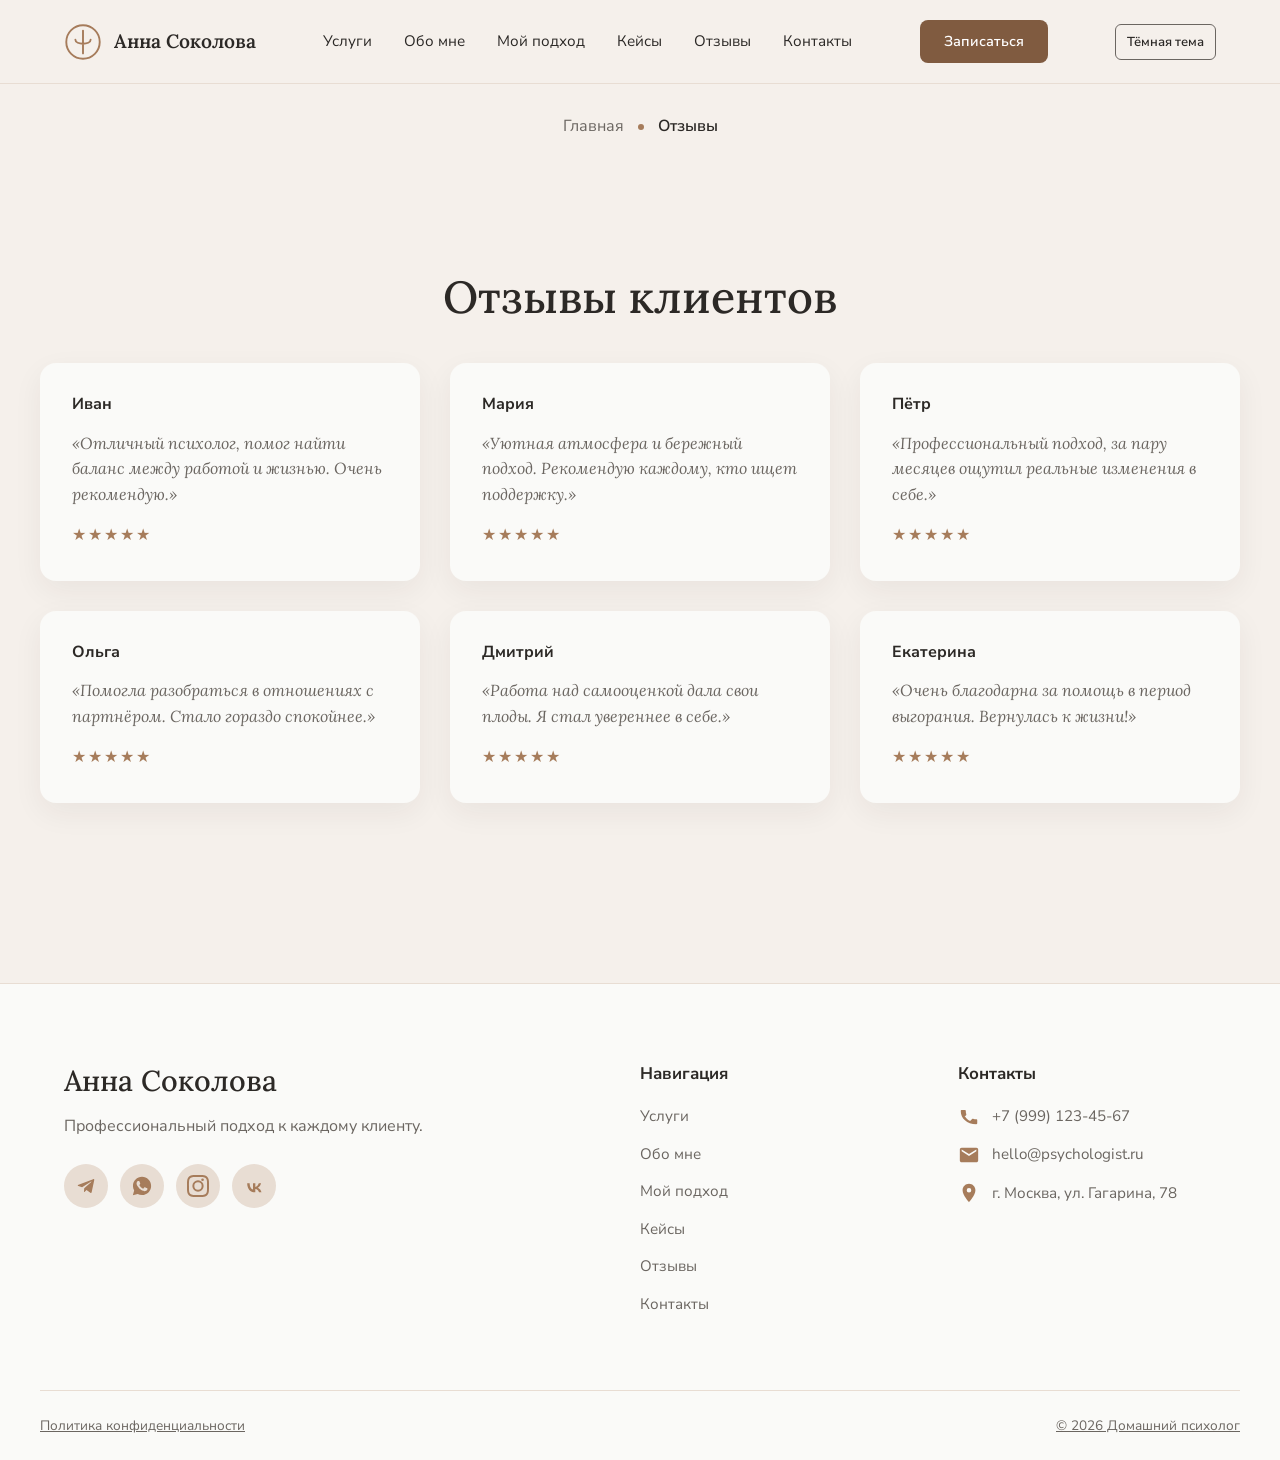
<file: reviews.html>
<!DOCTYPE html>

<html lang="ru">
<head>
<meta charset="utf-8"/>
<meta content="width=device-width, initial-scale=1.0" name="viewport"/>
<title>Отзывы | Домашний психолог</title>
<link href="logo.svg" rel="icon" type="image/svg+xml"/>
<link href="style.css" rel="stylesheet"/>
</head>
<body>
<header class="site-header">
<div class="container site-header__inner">
<a class="logo" href="index.html">
<img alt="Логотип" src="logo.svg"/>
<span>Анна Соколова</span>
</a>
<nav class="site-nav" id="site-nav">
<ul class="site-nav__list">
<li><a href="services.html">Услуги</a></li>
<li><a href="about.html">Обо мне</a></li>
<li><a href="index.html#process">Мой подход</a></li>
<li><a href="index.html#cases">Кейсы</a></li>
<li><a href="reviews.html">Отзывы</a></li>
<li><a href="contacts.html">Контакты</a></li>
</ul>
</nav>
<a class="btn btn-primary btn-header" href="contacts.html">Записаться</a>
<button aria-controls="site-nav" aria-expanded="false" aria-label="Открыть меню" class="burger" id="burger" type="button"><span></span><span></span><span></span></button><button aria-label="Включить тёмную тему" aria-pressed="false" class="theme-toggle" type="button">Тёмная тема</button>
</div>
</header>
<div class="container">
<nav class="breadcrumbs">
<a href="index.html">Главная</a> <span class="dot"></span> <span class="current">Отзывы</span>
</nav>
</div>
<main class="container section">
<h1 class="section-title">Отзывы клиентов</h1>
<div class="reviews-page-grid">
<article class="review-card">
<h4>Иван</h4>
<blockquote>«Отличный психолог, помог найти баланс между работой и жизнью. Очень рекомендую.»</blockquote>
<span class="stars">★★★★★</span>
</article>
<article class="review-card">
<h4>Мария</h4>
<blockquote>«Уютная атмосфера и бережный подход. Рекомендую каждому, кто ищет поддержку.»</blockquote>
<span class="stars">★★★★★</span>
</article>
<article class="review-card">
<h4>Пётр</h4>
<blockquote>«Профессиональный подход, за пару месяцев ощутил реальные изменения в себе.»</blockquote>
<span class="stars">★★★★★</span>
</article>
<article class="review-card">
<h4>Ольга</h4>
<blockquote>«Помогла разобраться в отношениях с партнёром. Стало гораздо спокойнее.»</blockquote>
<span class="stars">★★★★★</span>
</article>
<article class="review-card">
<h4>Дмитрий</h4>
<blockquote>«Работа над самооценкой дала свои плоды. Я стал увереннее в себе.»</blockquote>
<span class="stars">★★★★★</span>
</article>
<article class="review-card">
<h4>Екатерина</h4>
<blockquote>«Очень благодарна за помощь в период выгорания. Вернулась к жизни!»</blockquote>
<span class="stars">★★★★★</span>
</article>
</div>
</main>
<footer class="site-footer">
<div class="container site-footer__grid">
<div class="site-footer__brand">
<h2>Анна Соколова</h2>
<p>Профессиональный подход к каждому клиенту.</p>
<div class="socials">
<button aria-label="Telegram" class="social-btn"><svg viewbox="0 0 24 24"><path d="M9.78 18.65l.28-4.23 7.68-6.92c.34-.31-.07-.46-.52-.19L7.74 13.3 3.64 12c-.88-.25-.89-.86.2-1.3l15.97-6.16c.73-.33 1.43.18 1.15 1.3l-2.72 12.81c-.19.91-.74 1.13-1.5.71L12.6 16.3l-1.99 1.93c-.23.23-.42.42-.83.42z"></path></svg></button>
<button aria-label="WhatsApp" class="social-btn"><svg viewbox="0 0 24 24"><path d="M12.04 2C6.58 2 2.13 6.45 2.13 11.91c0 1.75.46 3.45 1.32 4.95L2 22l5.25-1.38c1.45.79 3.08 1.21 4.79 1.21 5.46 0 9.91-4.45 9.91-9.91S17.5 2 12.04 2zm5.76 14.19c-.24.68-1.4 1.31-1.94 1.36-.54.05-1.05.24-3.55-.74-3-1.19-4.87-4.29-5.02-4.49-.15-.2-1.2-1.6-1.2-3.05 0-1.45.76-2.16 1.03-2.46.27-.3.58-.37.78-.37.2 0 .39 0 .56.01.18.01.42-.07.66.5.24.58.83 2.03.9 2.18.07.15.12.32.02.52-.1.2-.15.32-.3.49-.15.17-.31.39-.44.52-.15.15-.3.31-.13.61.17.3.75 1.24 1.61 2.01 1.1.99 2.03 1.29 2.33 1.44.3.15.47.13.64-.08.17-.2.74-.86.94-1.15.2-.29.4-.24.66-.14.27.1 1.7.8 1.99.95.29.15.48.22.55.34.07.12.07.7-.17 1.38z"></path></svg></button>
<button aria-label="Instagram" class="social-btn"><svg viewbox="0 0 24 24"><path d="M12 2.16c3.2 0 3.58.01 4.85.07 1.17.05 1.8.25 2.23.41.56.22.96.48 1.38.9.42.42.68.82.9 1.38.16.42.36 1.06.41 2.23.06 1.27.07 1.65.07 4.85s-.01 3.58-.07 4.85c-.05 1.17-.25 1.8-.41 2.23-.22.56-.48.96-.9 1.38-.42.42-.82.68-1.38.9-.42.16-1.06.36-2.23.41-1.27.06-1.65.07-4.85.07s-3.58-.01-4.85-.07c-1.17-.05-1.8-.25-2.23-.41a3.72 3.72 0 01-1.38-.9 3.72 3.72 0 01-.9-1.38c-.16-.42-.36-1.06-.41-2.23-.06-1.27-.07-1.65-.07-4.85s.01-3.58.07-4.85c.05-1.17.25-1.8.41-2.23.22-.56.48-.96.9-1.38.42-.42.82-.68 1.38-.9.42-.16 1.06-.36 2.23-.41 1.27-.06 1.65-.07 4.85-.07zM12 0C8.74 0 8.33.01 7.05.07 5.78.13 4.9.33 4.14.63a5.88 5.88 0 00-2.13 1.38A5.88 5.88 0 00.63 4.14C.33 4.9.13 5.78.07 7.05.01 8.33 0 8.74 0 12s.01 3.67.07 4.95c.06 1.27.26 2.15.56 2.91.31.79.72 1.46 1.38 2.13a5.88 5.88 0 002.13 1.38c.76.3 1.64.5 2.91.56C8.33 23.99 8.74 24 12 24s3.67-.01 4.95-.07c1.27-.06 2.15-.26 2.91-.56a5.88 5.88 0 002.13-1.38 5.88 5.88 0 001.38-2.13c.3-.76.5-1.64.56-2.91.06-1.28.07-1.69.07-4.95s-.01-3.67-.07-4.95c-.06-1.27-.26-2.15-.56-2.91a5.88 5.88 0 00-1.38-2.13A5.88 5.88 0 0019.86.63c-.76-.3-1.64-.5-2.91-.56C15.67.01 15.26 0 12 0zm0 5.84a6.16 6.16 0 100 12.32 6.16 6.16 0 000-12.32zM12 16a4 4 0 110-8 4 4 0 010 8zm6.41-10.85a1.44 1.44 0 11-2.88 0 1.44 1.44 0 012.88 0z"></path></svg></button>
<button aria-label="VK" class="social-btn"><svg viewbox="0 0 24 24"><path d="M13.16 18.94c-5.4 0-8.48-3.7-8.6-9.86h2.7c.08 4.5 2.08 6.42 3.66 6.82V9.08h2.54v3.9c1.56-.17 3.2-1.94 3.76-3.9h2.54a7.54 7.54 0 01-3.46 4.92 7.84 7.84 0 013.94 4.94h-2.8c-.52-1.9-2-3.38-4.02-3.58v3.58h-.26z"></path></svg></button>
</div>
</div>
<div class="site-footer__nav">
<h3>Навигация</h3>
<ul>
<li><a href="services.html">Услуги</a></li>
<li><a href="about.html">Обо мне</a></li>
<li><a href="index.html#process">Мой подход</a></li>
<li><a href="index.html#cases">Кейсы</a></li>
<li><a href="reviews.html">Отзывы</a></li>
<li><a href="contacts.html">Контакты</a></li>
</ul>
</div>
<div class="site-footer__contacts">
<h3>Контакты</h3>
<address>
<ul>
<li><svg viewbox="0 0 24 24"><path d="M6.62 10.79c1.44 2.83 3.76 5.15 6.59 6.59l2.2-2.2c.27-.27.67-.36 1.02-.24 1.12.37 2.32.57 3.57.57.55 0 1 .45 1 1V20c0 .55-.45 1-1 1C9.6 21 3 14.4 3 6.5c0-.55.45-1 1-1h3.5c.55 0 1 .45 1 1 0 1.25.2 2.45.57 3.57.1.35.03.74-.25 1.02l-2.2 2.2z"></path></svg><a href="tel:+79991234567">+7 (999) 123-45-67</a></li>
<li><svg viewbox="0 0 24 24"><path d="M20 4H4c-1.1 0-1.99.9-1.99 2L2 18c0 1.1.9 2 2 2h16c1.1 0 2-.9 2-2V6c0-1.1-.9-2-2-2zm0 4l-8 5-8-5V6l8 5 8-5v2z"></path></svg><a href="mailto:hello@psychologist.ru">hello@psychologist.ru</a></li>
<li><svg viewbox="0 0 24 24"><path d="M12 2C8.13 2 5 5.13 5 9c0 5.25 7 13 7 13s7-7.75 7-13c0-3.87-3.13-7-7-7zm0 9.5a2.5 2.5 0 010-5 2.5 2.5 0 010 5z"></path></svg><a href="contacts.html#contact-map">г. Москва, ул. Гагарина, 78</a></li>
</ul>
</address>
</div>
</div>
<div class="container site-footer__bottom">
<a href="privacy.html">Политика конфиденциальности</a>
<a href="404.html" title="Пасхалка СР1">© 2026 Домашний психолог</a>
</div>
</footer>
<a aria-label="Наверх" class="to-top" href="#" id="toTop">↑</a>
<script src="site-entry.js" defer></script>
</body>
</html>
</file>
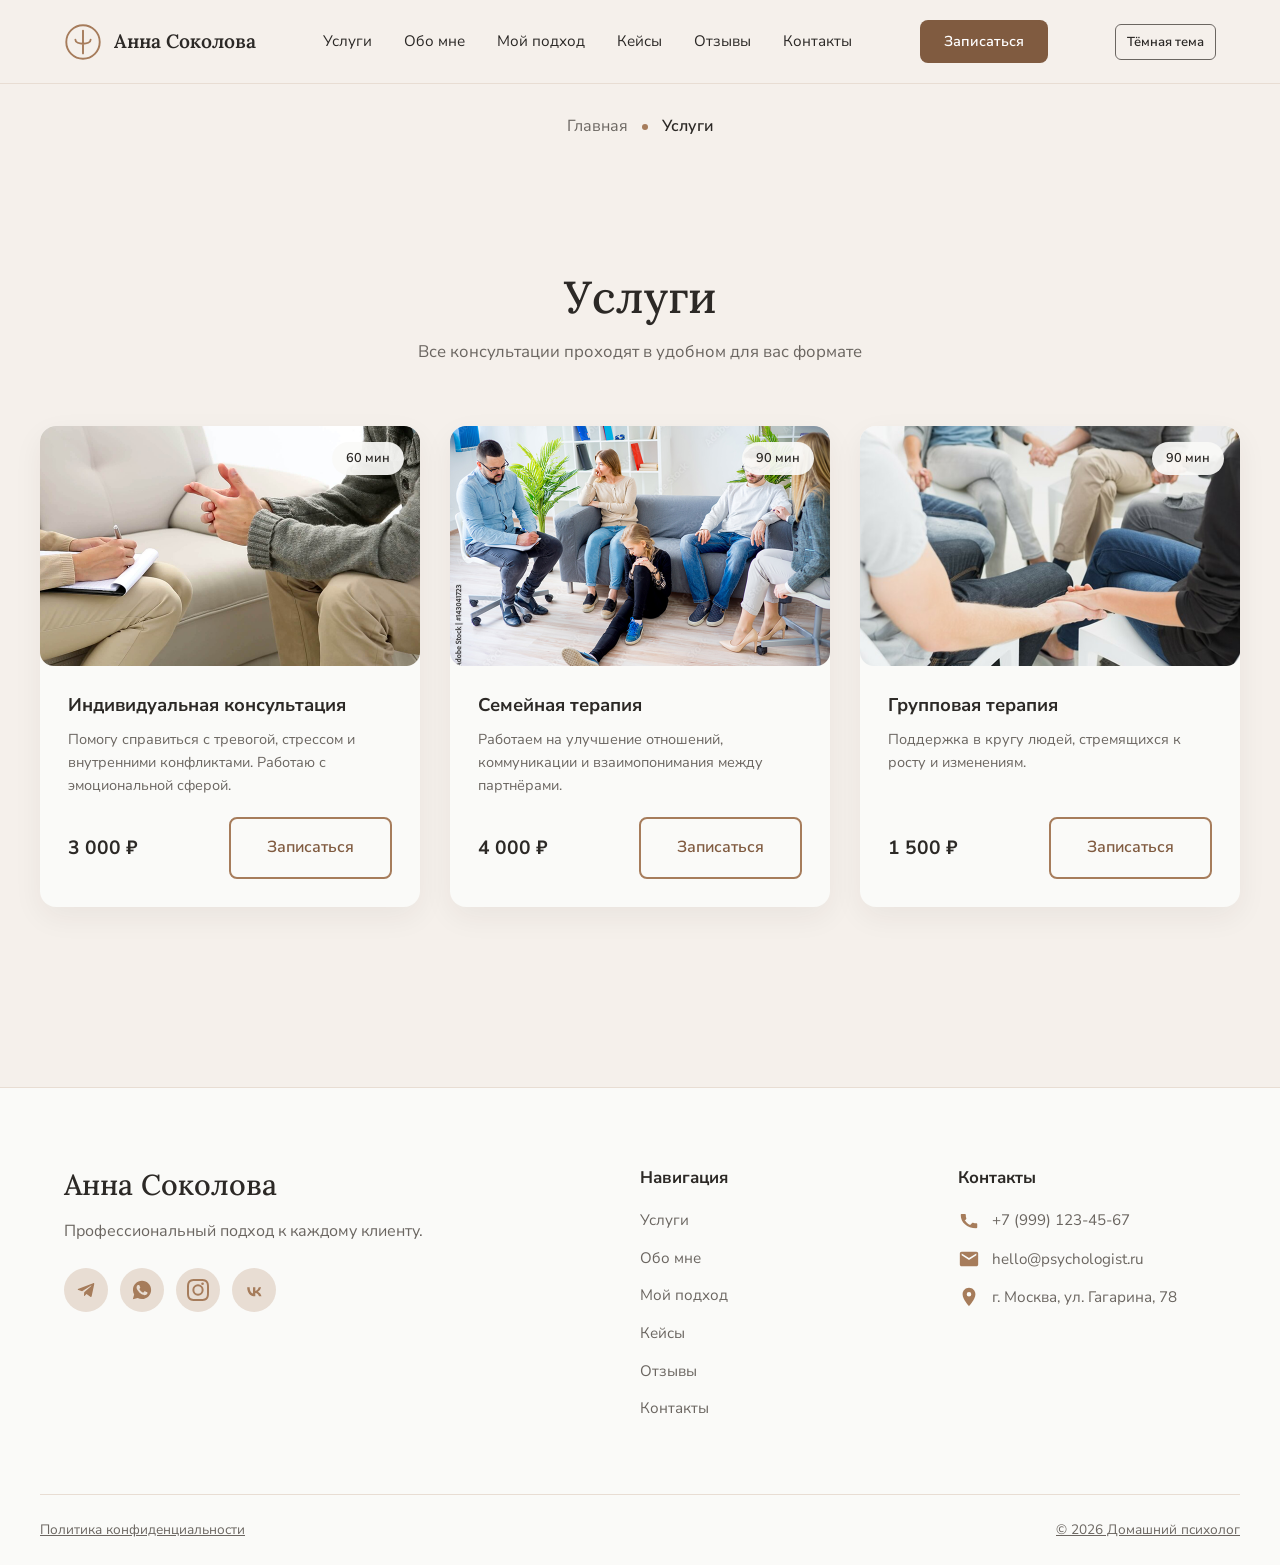
<file: services.html>
<!DOCTYPE html>

<html lang="ru">
<head>
<meta charset="utf-8"/>
<meta content="width=device-width, initial-scale=1.0" name="viewport"/>
<title>Услуги | Домашний психолог</title>
<link href="logo.svg" rel="icon" type="image/svg+xml"/>
<link href="style.css" rel="stylesheet"/>
</head>
<body>
<header class="site-header">
<div class="container site-header__inner">
<a class="logo" href="index.html">
<img alt="Логотип" src="logo.svg"/>
<span>Анна Соколова</span>
</a>
<nav class="site-nav" id="site-nav">
<ul class="site-nav__list">
<li><a href="services.html">Услуги</a></li>
<li><a href="about.html">Обо мне</a></li>
<li><a href="index.html#process">Мой подход</a></li>
<li><a href="index.html#cases">Кейсы</a></li>
<li><a href="reviews.html">Отзывы</a></li>
<li><a href="contacts.html">Контакты</a></li>
</ul>
</nav>
<a class="btn btn-primary btn-header" href="contacts.html">Записаться</a>
<button aria-controls="site-nav" aria-expanded="false" aria-label="Открыть меню" class="burger" id="burger" type="button"><span></span><span></span><span></span></button><button aria-label="Включить тёмную тему" aria-pressed="false" class="theme-toggle" type="button">Тёмная тема</button>
</div>
</header>
<div class="container">
<nav class="breadcrumbs">
<a href="index.html">Главная</a> <span class="dot"></span> <span class="current">Услуги</span>
</nav>
</div>
<main class="container section">
<h1 class="section-title">Услуги</h1>
<p class="section-subtitle">Все консультации проходят в удобном для вас формате</p>
<div class="services-grid">
<article class="service-card">
<div class="service-img">
<img alt="Индивидуальная" src="../img + vid/service-individual.png"/>
<span class="service-badge">60 мин</span>
</div>
<div class="service-body">
<h3>Индивидуальная консультация</h3>
<p>Помогу справиться с тревогой, стрессом и внутренними конфликтами. Работаю с эмоциональной сферой.</p>
<div class="service-price"><span class="price">3 000 ₽</span><a class="btn btn-outline" href="contacts.html">Записаться</a></div>
</div>
</article>
<article class="service-card">
<div class="service-img">
<img alt="Семейная" src="../img + vid/service-family.png"/>
<span class="service-badge">90 мин</span>
</div>
<div class="service-body">
<h3>Семейная терапия</h3>
<p>Работаем на улучшение отношений, коммуникации и взаимопонимания между партнёрами.</p>
<div class="service-price"><span class="price">4 000 ₽</span><a class="btn btn-outline" href="contacts.html">Записаться</a></div>
</div>
</article>
<article class="service-card">
<div class="service-img">
<img alt="Групповая" src="../img + vid/service-group.png"/>
<span class="service-badge">90 мин</span>
</div>
<div class="service-body">
<h3>Групповая терапия</h3>
<p>Поддержка в кругу людей, стремящихся к росту и изменениям.</p>
<div class="service-price"><span class="price">1 500 ₽</span><a class="btn btn-outline" href="contacts.html">Записаться</a></div>
</div>
</article>
</div>
</main>
<footer class="site-footer">
<div class="container site-footer__grid">
<div class="site-footer__brand">
<h2>Анна Соколова</h2>
<p>Профессиональный подход к каждому клиенту.</p>
<div class="socials">
<button aria-label="Telegram" class="social-btn"><svg viewbox="0 0 24 24"><path d="M9.78 18.65l.28-4.23 7.68-6.92c.34-.31-.07-.46-.52-.19L7.74 13.3 3.64 12c-.88-.25-.89-.86.2-1.3l15.97-6.16c.73-.33 1.43.18 1.15 1.3l-2.72 12.81c-.19.91-.74 1.13-1.5.71L12.6 16.3l-1.99 1.93c-.23.23-.42.42-.83.42z"></path></svg></button>
<button aria-label="WhatsApp" class="social-btn"><svg viewbox="0 0 24 24"><path d="M12.04 2C6.58 2 2.13 6.45 2.13 11.91c0 1.75.46 3.45 1.32 4.95L2 22l5.25-1.38c1.45.79 3.08 1.21 4.79 1.21 5.46 0 9.91-4.45 9.91-9.91S17.5 2 12.04 2zm5.76 14.19c-.24.68-1.4 1.31-1.94 1.36-.54.05-1.05.24-3.55-.74-3-1.19-4.87-4.29-5.02-4.49-.15-.2-1.2-1.6-1.2-3.05 0-1.45.76-2.16 1.03-2.46.27-.3.58-.37.78-.37.2 0 .39 0 .56.01.18.01.42-.07.66.5.24.58.83 2.03.9 2.18.07.15.12.32.02.52-.1.2-.15.32-.3.49-.15.17-.31.39-.44.52-.15.15-.3.31-.13.61.17.3.75 1.24 1.61 2.01 1.1.99 2.03 1.29 2.33 1.44.3.15.47.13.64-.08.17-.2.74-.86.94-1.15.2-.29.4-.24.66-.14.27.1 1.7.8 1.99.95.29.15.48.22.55.34.07.12.07.7-.17 1.38z"></path></svg></button>
<button aria-label="Instagram" class="social-btn"><svg viewbox="0 0 24 24"><path d="M12 2.16c3.2 0 3.58.01 4.85.07 1.17.05 1.8.25 2.23.41.56.22.96.48 1.38.9.42.42.68.82.9 1.38.16.42.36 1.06.41 2.23.06 1.27.07 1.65.07 4.85s-.01 3.58-.07 4.85c-.05 1.17-.25 1.8-.41 2.23-.22.56-.48.96-.9 1.38-.42.42-.82.68-1.38.9-.42.16-1.06.36-2.23.41-1.27.06-1.65.07-4.85.07s-3.58-.01-4.85-.07c-1.17-.05-1.8-.25-2.23-.41a3.72 3.72 0 01-1.38-.9 3.72 3.72 0 01-.9-1.38c-.16-.42-.36-1.06-.41-2.23-.06-1.27-.07-1.65-.07-4.85s.01-3.58.07-4.85c.05-1.17.25-1.8.41-2.23.22-.56.48-.96.9-1.38.42-.42.82-.68 1.38-.9.42-.16 1.06-.36 2.23-.41 1.27-.06 1.65-.07 4.85-.07zM12 0C8.74 0 8.33.01 7.05.07 5.78.13 4.9.33 4.14.63a5.88 5.88 0 00-2.13 1.38A5.88 5.88 0 00.63 4.14C.33 4.9.13 5.78.07 7.05.01 8.33 0 8.74 0 12s.01 3.67.07 4.95c.06 1.27.26 2.15.56 2.91.31.79.72 1.46 1.38 2.13a5.88 5.88 0 002.13 1.38c.76.3 1.64.5 2.91.56C8.33 23.99 8.74 24 12 24s3.67-.01 4.95-.07c1.27-.06 2.15-.26 2.91-.56a5.88 5.88 0 002.13-1.38 5.88 5.88 0 001.38-2.13c.3-.76.5-1.64.56-2.91.06-1.28.07-1.69.07-4.95s-.01-3.67-.07-4.95c-.06-1.27-.26-2.15-.56-2.91a5.88 5.88 0 00-1.38-2.13A5.88 5.88 0 0019.86.63c-.76-.3-1.64-.5-2.91-.56C15.67.01 15.26 0 12 0zm0 5.84a6.16 6.16 0 100 12.32 6.16 6.16 0 000-12.32zM12 16a4 4 0 110-8 4 4 0 010 8zm6.41-10.85a1.44 1.44 0 11-2.88 0 1.44 1.44 0 012.88 0z"></path></svg></button>
<button aria-label="VK" class="social-btn"><svg viewbox="0 0 24 24"><path d="M13.16 18.94c-5.4 0-8.48-3.7-8.6-9.86h2.7c.08 4.5 2.08 6.42 3.66 6.82V9.08h2.54v3.9c1.56-.17 3.2-1.94 3.76-3.9h2.54a7.54 7.54 0 01-3.46 4.92 7.84 7.84 0 013.94 4.94h-2.8c-.52-1.9-2-3.38-4.02-3.58v3.58h-.26z"></path></svg></button>
</div>
</div>
<div class="site-footer__nav">
<h3>Навигация</h3>
<ul>
<li><a href="services.html">Услуги</a></li>
<li><a href="about.html">Обо мне</a></li>
<li><a href="index.html#process">Мой подход</a></li>
<li><a href="index.html#cases">Кейсы</a></li>
<li><a href="reviews.html">Отзывы</a></li>
<li><a href="contacts.html">Контакты</a></li>
</ul>
</div>
<div class="site-footer__contacts">
<h3>Контакты</h3>
<address>
<ul>
<li><svg viewbox="0 0 24 24"><path d="M6.62 10.79c1.44 2.83 3.76 5.15 6.59 6.59l2.2-2.2c.27-.27.67-.36 1.02-.24 1.12.37 2.32.57 3.57.57.55 0 1 .45 1 1V20c0 .55-.45 1-1 1C9.6 21 3 14.4 3 6.5c0-.55.45-1 1-1h3.5c.55 0 1 .45 1 1 0 1.25.2 2.45.57 3.57.1.35.03.74-.25 1.02l-2.2 2.2z"></path></svg><a href="tel:+79991234567">+7 (999) 123-45-67</a></li>
<li><svg viewbox="0 0 24 24"><path d="M20 4H4c-1.1 0-1.99.9-1.99 2L2 18c0 1.1.9 2 2 2h16c1.1 0 2-.9 2-2V6c0-1.1-.9-2-2-2zm0 4l-8 5-8-5V6l8 5 8-5v2z"></path></svg><a href="mailto:hello@psychologist.ru">hello@psychologist.ru</a></li>
<li><svg viewbox="0 0 24 24"><path d="M12 2C8.13 2 5 5.13 5 9c0 5.25 7 13 7 13s7-7.75 7-13c0-3.87-3.13-7-7-7zm0 9.5a2.5 2.5 0 010-5 2.5 2.5 0 010 5z"></path></svg><a href="contacts.html#contact-map">г. Москва, ул. Гагарина, 78</a></li>
</ul>
</address>
</div>
</div>
<div class="container site-footer__bottom">
<a href="privacy.html">Политика конфиденциальности</a>
<a href="404.html" title="Пасхалка СР1">© 2026 Домашний психолог</a>
</div>
</footer>
<a aria-label="Наверх" class="to-top" href="#" id="toTop">↑</a>
<script src="site-entry.js" defer></script>
</body>
</html>
</file>
<file: style.css>
/* ITCSS: from general settings to explicit utilities. */
@import url("styles/settings.css");
@import url("styles/generic.css");
@import url("styles/elements.css");
@import url("styles/objects.css");
@import url("styles/components.css");
@import url("styles/utilities.css");
@import url("styles/themes.css");
</file>
<file: css-lab.css>
.css-lab{--lab-accent:#617a5f;--lab-warm:#ceb58e;display:grid;gap:2rem;padding-block:3rem;min-width:0}.css-lab h1{overflow-wrap:anywhere}.css-lab section{display:grid;gap:1.5rem;min-width:0}.lab-row{display:flex;flex-wrap:wrap;gap:1.25rem}.lab-button{position:relative;isolation:isolate;overflow:hidden;display:inline-flex;align-items:center;justify-content:center;padding:.9rem 1.2rem;background:var(--lab-accent);color:white;border:0;border-radius:.6rem;cursor:pointer;transition:transform .25s,box-shadow .25s,background .25s;text-decoration:none}.lab-button::before,.lab-button::after{content:"";position:absolute;z-index:-1;inset:0;transition:transform .35s;background:#3d573e}.effect-1::before{transform:translateX(-101%)}.effect-1:is(:hover,:focus-visible)::before{transform:translateX(0)}.effect-2:is(:hover,:focus-visible){transform:translateY(-4px);box-shadow:0 8px 0 #d6dece}.effect-2::after{transform:scaleX(0);transform-origin:left;background:#78865b}.effect-2:is(:hover,:focus-visible)::after{transform:scaleX(1)}.effect-3::before{transform:translateY(101%)}.effect-3:is(:hover,:focus-visible)::before{transform:translateY(0)}.effect-4:is(:hover,:focus-visible){transform:rotate(-2deg) scale(1.03)}.effect-4::after{background:#937759;transform:scale(0);border-radius:50%}.effect-4:is(:hover,:focus-visible)::after{transform:scale(1.5)}
.lab-notice{position:relative;max-width:32rem;background:#eee9df;padding:1rem;border-radius:.7rem}.lab-notice ul{display:none;padding:1rem 1.5rem}.lab-notice:hover ul,.lab-notice[open] ul,.lab-notice:focus-within ul{display:block}.lab-notice summary{cursor:pointer}.lab-card{position:relative;isolation:isolate;overflow:hidden;flex:1 1 230px;min-width:0;padding:2rem;background:#f1eee7;border-radius:1rem;transition:transform .35s,filter .35s,box-shadow .35s}.lab-card::before,.lab-card::after{content:"";position:absolute;z-index:-1;pointer-events:none}.lift-cards .lab-card::before{width:8rem;height:8rem;background:#cedbc5;border-radius:50%;right:-4rem;top:-4rem;transition:transform .4s}.lift-cards .lab-card:is(:hover,:focus-within){transform:translateY(-8px)}.lift-cards .lab-card:is(:hover,:focus-within)::before{transform:scale(3)}
.lab-video{display:flex;flex-wrap:wrap;align-items:center;gap:1.5rem;position:relative;isolation:isolate;margin:0;padding:1.5rem;overflow:hidden;border-radius:1rem}.lab-video::before{content:"";position:absolute;inset:0;z-index:-1;background:#e5eadf;transition:transform .4s}.lab-video:hover::before{transform:skewX(-3deg) scale(1.1)}.lab-video video{width:min(100%,620px);flex:1 1 260px;min-width:0;transition:transform .4s}.lab-video:hover video{transform:scale(1.02)}.lab-video figcaption{flex:1 1 180px}
.glass-cards{padding:2rem 1rem;background:#e2e4d9;border-radius:1rem}.glass-cards .lab-card{overflow:visible;background:#ffffff60;backdrop-filter:blur(12px);border:1px solid #fff8}.glass-cards .lab-card::before{inset:10px;z-index:-2;background:linear-gradient(135deg,#99b89a,#e1c097);transform:skew(-5deg);border-radius:1rem}.glass-cards .lab-card::after{width:32px;height:32px;top:-15px;right:20px;background:#fff9;border:1px solid white;border-radius:6px}.glass-cards .lab-card:is(:hover,:focus-within)::after{animation:lab-float 2.5s ease-in-out infinite}.glass-cards .lab-card:is(:hover,:focus-within)::before{animation:lab-glow 3s ease-in-out infinite}
.lab-social a{isolation:isolate;position:relative;overflow:hidden;display:grid;place-items:center;width:3.5rem;height:3.5rem;background:#e6eadf;border-radius:50%;cursor:pointer;font-weight:bold}.lab-social a::before{content:"";position:absolute;inset:0;z-index:-1;background:linear-gradient(#b8cf9f,#8caa93);transform:translateY(-101%);transition:transform .4s}.lab-social a:is(:hover,:focus-visible)::before{transform:translateY(0)}
.glass-stage{padding:2rem 1rem;background:linear-gradient(125deg,#dbe2d2,#e8d7be);border-radius:1rem}.glass-form{--shift:14px;position:relative;display:grid;gap:.7rem;margin:auto;max-width:32rem;padding:2rem;background:#fff5;backdrop-filter:blur(10px);border:1px solid #fff9;border-radius:1rem}.glass-form::before,.glass-form::after{content:"";position:absolute;width:28px;height:28px;pointer-events:none;background:#fff9;border-radius:6px;animation:lab-square 6s ease-in-out infinite alternate}.glass-form::before{top:10px;right:10px;--phase:1}.glass-form::after{bottom:10px;left:10px;--phase:-1;animation-delay:-2.7s}.css-lab input,.css-lab textarea{width:100%;min-width:0;padding:.7rem;border:1px solid #aab5a1;border-radius:.4rem;background:#fffc}.css-lab input:focus,.css-lab textarea:focus{outline:2px solid var(--lab-accent);transform:translateY(-2px)}.filter-cards:hover .lab-card{filter:blur(2px) grayscale(.7)}.filter-cards .lab-card:is(:hover,:focus-within){filter:none;transform:scale(1.02)}.ray-cards .lab-card{background:#e1e9dd;border:1px solid #bacab2}.ray-cards .lab-card::before{inset:0;border:2px solid transparent;border-top-color:#647d51;border-bottom-color:#b79d6d;opacity:0}.ray-cards .lab-card:is(:hover,:focus-within){background:#f4f7ee;transform:translateY(-3px)}.ray-cards .lab-card:is(:hover,:focus-within)::before{opacity:1;animation:lab-ray 2s linear infinite}
.lab-seven{display:grid;grid-template-columns:repeat(4,minmax(0,1fr));gap:1rem}.lab-seven article{padding:1.2rem;background:#e4e9db;min-width:0;border-radius:.6rem;transition:transform .3s,background .3s}.lab-seven article:first-child{grid-column:span 2;grid-row:span 2}.lab-seven article:last-child{grid-column:span 2}.lab-seven article:is(:hover,:focus-visible){transform:translateY(-5px);background:#cad9bb}.lab-seven span{color:#597151}.lab-grid-form{display:grid;grid-template-columns:repeat(2,minmax(0,1fr));gap:1rem;padding:1.5rem;background:#eeeae1;border-radius:1rem}.lab-grid-form h3,.lab-grid-form .full{grid-column:1/-1}.lab-grid-form label{display:grid;gap:.5rem}.css-lab output{overflow-wrap:anywhere}.site-footer__nav a{position:relative;display:inline-block;transition:transform .25s}.site-footer__nav a::after{content:"";position:absolute;bottom:0;left:0;width:100%;height:1px;background:currentColor;transform:scaleX(0);transition:transform .25s}.site-footer__nav a:is(:hover,:focus-visible){transform:translateX(3px)}.site-footer__nav a:is(:hover,:focus-visible)::after{transform:scaleX(1)}
@keyframes lab-float{50%{transform:translate(-15px,20px) rotate(20deg)}}@keyframes lab-glow{50%{transform:skew(4deg)}}@keyframes lab-square{25%{transform:translate(calc(var(--shift)*var(--phase)),12px) rotate(20deg)}75%{transform:translate(calc(var(--shift)*var(--phase)*-1),-8px) rotate(-12deg)}}@keyframes lab-ray{0%{clip-path:inset(0 70% 85% 0)}50%{clip-path:inset(0 0 0 70%)}100%{clip-path:inset(85% 0 0 0)}}
@media(max-width:712px){.lab-seven{grid-template-columns:repeat(2,minmax(0,1fr))}.lab-seven article:first-child{grid-row:auto}.lab-grid-form{grid-template-columns:minmax(0,1fr)}.glass-form{padding:1.3rem}.lab-buttons{flex-direction:column}}@media(prefers-reduced-motion:reduce){.css-lab *,.css-lab *::before,.css-lab *::after{animation:none!important;transition:none!important}}
</file>
<file: practice.css>
.demo-page { padding-block: clamp(24px, 5vw, 56px) 64px; }
.demo-header { text-align: center; margin-bottom: 32px; }
.demo-header h1 { font-size: clamp(2rem, 5vw, 3.25rem); }
.demo-header nav a { padding: 6px 12px; border: 1px solid var(--fieldset); border-radius: 8px; }
.demo-page .demo-section {
    background: var(--panel);
    border: 1px solid var(--fieldset);
    border-radius: var(--radius);
    padding: clamp(16px, 3vw, 36px);
    margin-bottom: 20px;
    scroll-margin-top: 100px;
}
.demo-section > p { max-width: 68ch; margin-block: 12px; }
.demo-section h2 { font-size: clamp(1.4rem, 3vw, 2rem); margin-bottom: 16px; }
.demo-section pre, .demo-section blockquote { background: var(--fieldset); padding: 12px; border-radius: 8px; }
.demo-section ol, .demo-section ul { padding-inline-start: 24px; }
.demo-section ol ul { list-style: disc; }
.demo-section dl { display: grid; grid-template-columns: max-content 1fr; gap: 5px 18px; margin-block: 16px; }
.demo-section dt { grid-column: 1; font-weight: 700; }
.demo-section dd { grid-column: 2; }
.demo-section input, .demo-section select { background: var(--bg); color: var(--text); }
.demo-section .demo-cards article, #center-field, #cart-drop, #drawing-field { background: var(--fieldset); border-radius: 12px; }
#drawing-field { display: grid; place-items: center; margin-block: 14px 0; }
#drawing-field.drawing { cursor: crosshair; touch-action: none; }
.drawing-hint { font-size: .875rem; padding: 10px; }
.catalog-filters { display: flex; flex-wrap: wrap; align-items: end; gap: 8px 14px; margin-bottom: 14px; }
.catalog-filters label { display: grid; }
.demo-section .cart-title { margin-top: 24px; }
#cart-total { font-weight: 700; }
#practice-code { width: min(100%, 220px); }
#practice-challenge { display: inline; font-weight: 700; }
#long-text { width: min(100%, 400px); }
.demo-gallery { display: flex; flex-wrap: wrap; align-items: start; gap: 14px; margin-block: 16px; }
#gallery { display: flex; flex-wrap: wrap; }
#gallery button { padding: 3px; border: 1px solid var(--fieldset); border-radius: 8px; }
#gallery .thumb { display: block; height: 60px; border-radius: 5px; }
#multi-list li { border: 1px solid var(--fieldset); border-radius: 8px; }
#center-field { margin-inline: 0; cursor: crosshair; }
.demo-progress { border-radius: 4px; margin: 8px 0 12px; }
</file>
